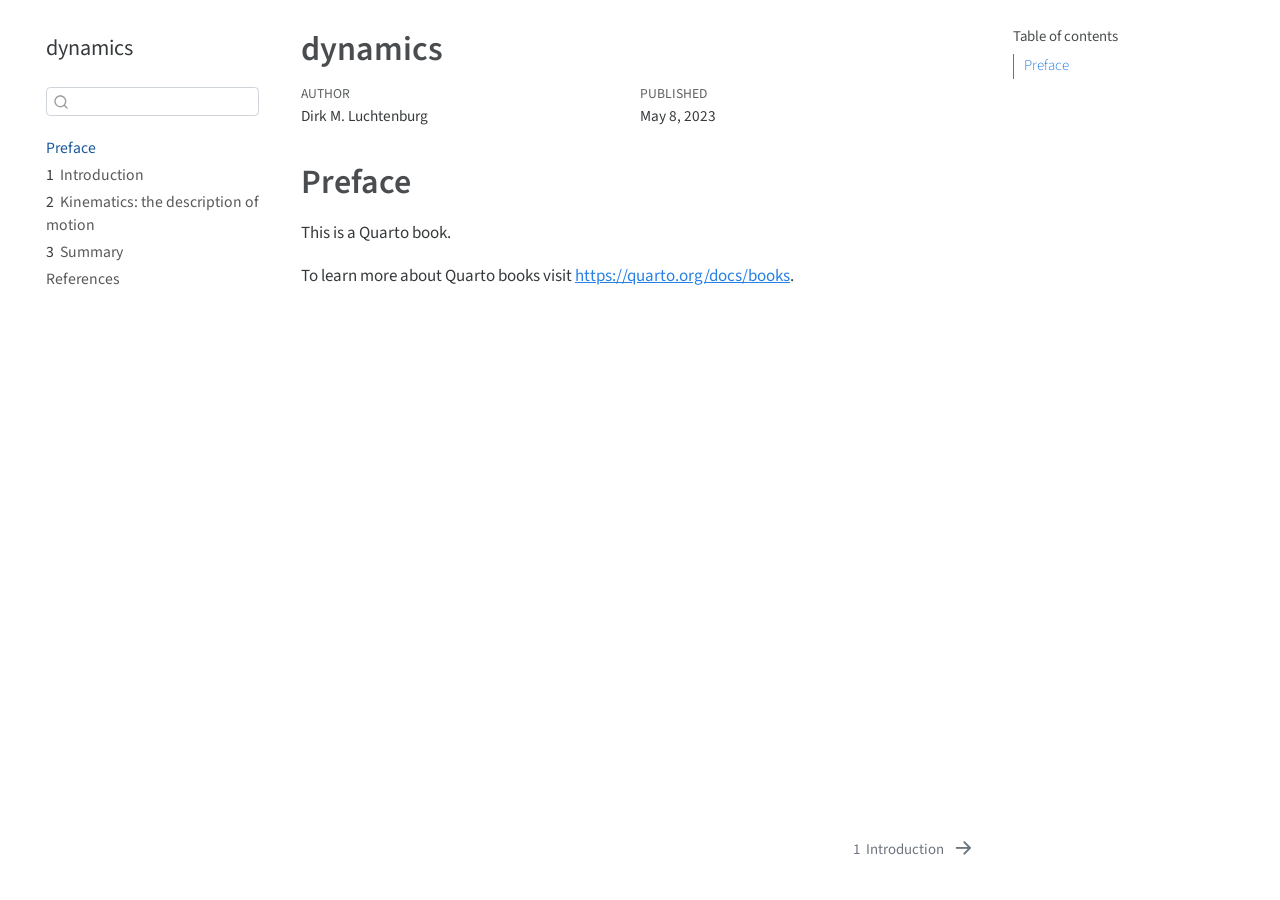
<file: advanced_dynamics_book/_book/index.html>
<!DOCTYPE html>
<html xmlns="http://www.w3.org/1999/xhtml" lang="en" xml:lang="en"><head>

<meta charset="utf-8">
<meta name="generator" content="quarto-1.3.340">

<meta name="viewport" content="width=device-width, initial-scale=1.0, user-scalable=yes">

<meta name="author" content="Dirk M. Luchtenburg">
<meta name="dcterms.date" content="2023-05-08">

<title>dynamics</title>
<style>
code{white-space: pre-wrap;}
span.smallcaps{font-variant: small-caps;}
div.columns{display: flex; gap: min(4vw, 1.5em);}
div.column{flex: auto; overflow-x: auto;}
div.hanging-indent{margin-left: 1.5em; text-indent: -1.5em;}
ul.task-list{list-style: none;}
ul.task-list li input[type="checkbox"] {
  width: 0.8em;
  margin: 0 0.8em 0.2em -1em; /* quarto-specific, see https://github.com/quarto-dev/quarto-cli/issues/4556 */ 
  vertical-align: middle;
}
</style>


<script src="site_libs/quarto-nav/quarto-nav.js"></script>
<script src="site_libs/quarto-nav/headroom.min.js"></script>
<script src="site_libs/clipboard/clipboard.min.js"></script>
<script src="site_libs/quarto-search/autocomplete.umd.js"></script>
<script src="site_libs/quarto-search/fuse.min.js"></script>
<script src="site_libs/quarto-search/quarto-search.js"></script>
<meta name="quarto:offset" content="./">
<link href="./intro.html" rel="next">
<script src="site_libs/quarto-html/quarto.js"></script>
<script src="site_libs/quarto-html/popper.min.js"></script>
<script src="site_libs/quarto-html/tippy.umd.min.js"></script>
<script src="site_libs/quarto-html/anchor.min.js"></script>
<link href="site_libs/quarto-html/tippy.css" rel="stylesheet">
<link href="site_libs/quarto-html/quarto-syntax-highlighting.css" rel="stylesheet" id="quarto-text-highlighting-styles">
<script src="site_libs/bootstrap/bootstrap.min.js"></script>
<link href="site_libs/bootstrap/bootstrap-icons.css" rel="stylesheet">
<link href="site_libs/bootstrap/bootstrap.min.css" rel="stylesheet" id="quarto-bootstrap" data-mode="light">
<script id="quarto-search-options" type="application/json">{
  "location": "sidebar",
  "copy-button": false,
  "collapse-after": 3,
  "panel-placement": "start",
  "type": "textbox",
  "limit": 20,
  "language": {
    "search-no-results-text": "No results",
    "search-matching-documents-text": "matching documents",
    "search-copy-link-title": "Copy link to search",
    "search-hide-matches-text": "Hide additional matches",
    "search-more-match-text": "more match in this document",
    "search-more-matches-text": "more matches in this document",
    "search-clear-button-title": "Clear",
    "search-detached-cancel-button-title": "Cancel",
    "search-submit-button-title": "Submit"
  }
}</script>


</head>

<body class="nav-sidebar floating">

<div id="quarto-search-results"></div>
  <header id="quarto-header" class="headroom fixed-top">
  <nav class="quarto-secondary-nav">
    <div class="container-fluid d-flex">
      <button type="button" class="quarto-btn-toggle btn" data-bs-toggle="collapse" data-bs-target="#quarto-sidebar,#quarto-sidebar-glass" aria-controls="quarto-sidebar" aria-expanded="false" aria-label="Toggle sidebar navigation" onclick="if (window.quartoToggleHeadroom) { window.quartoToggleHeadroom(); }">
        <i class="bi bi-layout-text-sidebar-reverse"></i>
      </button>
      <nav class="quarto-page-breadcrumbs" aria-label="breadcrumb"><ol class="breadcrumb"><li class="breadcrumb-item"><a href="./index.html">Preface</a></li></ol></nav>
      <a class="flex-grow-1" role="button" data-bs-toggle="collapse" data-bs-target="#quarto-sidebar,#quarto-sidebar-glass" aria-controls="quarto-sidebar" aria-expanded="false" aria-label="Toggle sidebar navigation" onclick="if (window.quartoToggleHeadroom) { window.quartoToggleHeadroom(); }">      
      </a>
      <button type="button" class="btn quarto-search-button" aria-label="Search" onclick="window.quartoOpenSearch();">
        <i class="bi bi-search"></i>
      </button>
    </div>
  </nav>
</header>
<!-- content -->
<div id="quarto-content" class="quarto-container page-columns page-rows-contents page-layout-article">
<!-- sidebar -->
  <nav id="quarto-sidebar" class="sidebar collapse collapse-horizontal sidebar-navigation floating overflow-auto">
    <div class="pt-lg-2 mt-2 text-left sidebar-header">
    <div class="sidebar-title mb-0 py-0">
      <a href="./">dynamics</a> 
    </div>
      </div>
        <div class="mt-2 flex-shrink-0 align-items-center">
        <div class="sidebar-search">
        <div id="quarto-search" class="" title="Search"></div>
        </div>
        </div>
    <div class="sidebar-menu-container"> 
    <ul class="list-unstyled mt-1">
        <li class="sidebar-item">
  <div class="sidebar-item-container"> 
  <a href="./index.html" class="sidebar-item-text sidebar-link active">
 <span class="menu-text">Preface</span></a>
  </div>
</li>
        <li class="sidebar-item">
  <div class="sidebar-item-container"> 
  <a href="./intro.html" class="sidebar-item-text sidebar-link">
 <span class="menu-text"><span class="chapter-number">1</span>&nbsp; <span class="chapter-title">Introduction</span></span></a>
  </div>
</li>
        <li class="sidebar-item">
  <div class="sidebar-item-container"> 
  <a href="./vectors.html" class="sidebar-item-text sidebar-link">
 <span class="menu-text"><span class="chapter-number">2</span>&nbsp; <span class="chapter-title">Kinematics: the description of motion</span></span></a>
  </div>
</li>
        <li class="sidebar-item">
  <div class="sidebar-item-container"> 
  <a href="./summary.html" class="sidebar-item-text sidebar-link">
 <span class="menu-text"><span class="chapter-number">3</span>&nbsp; <span class="chapter-title">Summary</span></span></a>
  </div>
</li>
        <li class="sidebar-item">
  <div class="sidebar-item-container"> 
  <a href="./references.html" class="sidebar-item-text sidebar-link">
 <span class="menu-text">References</span></a>
  </div>
</li>
    </ul>
    </div>
</nav>
<div id="quarto-sidebar-glass" data-bs-toggle="collapse" data-bs-target="#quarto-sidebar,#quarto-sidebar-glass"></div>
<!-- margin-sidebar -->
    <div id="quarto-margin-sidebar" class="sidebar margin-sidebar">
        <nav id="TOC" role="doc-toc" class="toc-active">
    <h2 id="toc-title">Table of contents</h2>
   
  <ul>
  <li><a href="#preface" id="toc-preface" class="nav-link active" data-scroll-target="#preface">Preface</a></li>
  </ul>
</nav>
    </div>
<!-- main -->
<main class="content" id="quarto-document-content">

<header id="title-block-header" class="quarto-title-block default">
<div class="quarto-title">
<h1 class="title">dynamics</h1>
</div>



<div class="quarto-title-meta">

    <div>
    <div class="quarto-title-meta-heading">Author</div>
    <div class="quarto-title-meta-contents">
             <p>Dirk M. Luchtenburg </p>
          </div>
  </div>
    
    <div>
    <div class="quarto-title-meta-heading">Published</div>
    <div class="quarto-title-meta-contents">
      <p class="date">May 8, 2023</p>
    </div>
  </div>
  
    
  </div>
  

</header>

<section id="preface" class="level1 unnumbered">
<h1 class="unnumbered">Preface</h1>
<p>This is a Quarto book.</p>
<p>To learn more about Quarto books visit <a href="https://quarto.org/docs/books" class="uri">https://quarto.org/docs/books</a>.</p>


</section>

</main> <!-- /main -->
<script id="quarto-html-after-body" type="application/javascript">
window.document.addEventListener("DOMContentLoaded", function (event) {
  const toggleBodyColorMode = (bsSheetEl) => {
    const mode = bsSheetEl.getAttribute("data-mode");
    const bodyEl = window.document.querySelector("body");
    if (mode === "dark") {
      bodyEl.classList.add("quarto-dark");
      bodyEl.classList.remove("quarto-light");
    } else {
      bodyEl.classList.add("quarto-light");
      bodyEl.classList.remove("quarto-dark");
    }
  }
  const toggleBodyColorPrimary = () => {
    const bsSheetEl = window.document.querySelector("link#quarto-bootstrap");
    if (bsSheetEl) {
      toggleBodyColorMode(bsSheetEl);
    }
  }
  toggleBodyColorPrimary();  
  const icon = "";
  const anchorJS = new window.AnchorJS();
  anchorJS.options = {
    placement: 'right',
    icon: icon
  };
  anchorJS.add('.anchored');
  const isCodeAnnotation = (el) => {
    for (const clz of el.classList) {
      if (clz.startsWith('code-annotation-')) {                     
        return true;
      }
    }
    return false;
  }
  const clipboard = new window.ClipboardJS('.code-copy-button', {
    text: function(trigger) {
      const codeEl = trigger.previousElementSibling.cloneNode(true);
      for (const childEl of codeEl.children) {
        if (isCodeAnnotation(childEl)) {
          childEl.remove();
        }
      }
      return codeEl.innerText;
    }
  });
  clipboard.on('success', function(e) {
    // button target
    const button = e.trigger;
    // don't keep focus
    button.blur();
    // flash "checked"
    button.classList.add('code-copy-button-checked');
    var currentTitle = button.getAttribute("title");
    button.setAttribute("title", "Copied!");
    let tooltip;
    if (window.bootstrap) {
      button.setAttribute("data-bs-toggle", "tooltip");
      button.setAttribute("data-bs-placement", "left");
      button.setAttribute("data-bs-title", "Copied!");
      tooltip = new bootstrap.Tooltip(button, 
        { trigger: "manual", 
          customClass: "code-copy-button-tooltip",
          offset: [0, -8]});
      tooltip.show();    
    }
    setTimeout(function() {
      if (tooltip) {
        tooltip.hide();
        button.removeAttribute("data-bs-title");
        button.removeAttribute("data-bs-toggle");
        button.removeAttribute("data-bs-placement");
      }
      button.setAttribute("title", currentTitle);
      button.classList.remove('code-copy-button-checked');
    }, 1000);
    // clear code selection
    e.clearSelection();
  });
  function tippyHover(el, contentFn) {
    const config = {
      allowHTML: true,
      content: contentFn,
      maxWidth: 500,
      delay: 100,
      arrow: false,
      appendTo: function(el) {
          return el.parentElement;
      },
      interactive: true,
      interactiveBorder: 10,
      theme: 'quarto',
      placement: 'bottom-start'
    };
    window.tippy(el, config); 
  }
  const noterefs = window.document.querySelectorAll('a[role="doc-noteref"]');
  for (var i=0; i<noterefs.length; i++) {
    const ref = noterefs[i];
    tippyHover(ref, function() {
      // use id or data attribute instead here
      let href = ref.getAttribute('data-footnote-href') || ref.getAttribute('href');
      try { href = new URL(href).hash; } catch {}
      const id = href.replace(/^#\/?/, "");
      const note = window.document.getElementById(id);
      return note.innerHTML;
    });
  }
      let selectedAnnoteEl;
      const selectorForAnnotation = ( cell, annotation) => {
        let cellAttr = 'data-code-cell="' + cell + '"';
        let lineAttr = 'data-code-annotation="' +  annotation + '"';
        const selector = 'span[' + cellAttr + '][' + lineAttr + ']';
        return selector;
      }
      const selectCodeLines = (annoteEl) => {
        const doc = window.document;
        const targetCell = annoteEl.getAttribute("data-target-cell");
        const targetAnnotation = annoteEl.getAttribute("data-target-annotation");
        const annoteSpan = window.document.querySelector(selectorForAnnotation(targetCell, targetAnnotation));
        const lines = annoteSpan.getAttribute("data-code-lines").split(",");
        const lineIds = lines.map((line) => {
          return targetCell + "-" + line;
        })
        let top = null;
        let height = null;
        let parent = null;
        if (lineIds.length > 0) {
            //compute the position of the single el (top and bottom and make a div)
            const el = window.document.getElementById(lineIds[0]);
            top = el.offsetTop;
            height = el.offsetHeight;
            parent = el.parentElement.parentElement;
          if (lineIds.length > 1) {
            const lastEl = window.document.getElementById(lineIds[lineIds.length - 1]);
            const bottom = lastEl.offsetTop + lastEl.offsetHeight;
            height = bottom - top;
          }
          if (top !== null && height !== null && parent !== null) {
            // cook up a div (if necessary) and position it 
            let div = window.document.getElementById("code-annotation-line-highlight");
            if (div === null) {
              div = window.document.createElement("div");
              div.setAttribute("id", "code-annotation-line-highlight");
              div.style.position = 'absolute';
              parent.appendChild(div);
            }
            div.style.top = top - 2 + "px";
            div.style.height = height + 4 + "px";
            let gutterDiv = window.document.getElementById("code-annotation-line-highlight-gutter");
            if (gutterDiv === null) {
              gutterDiv = window.document.createElement("div");
              gutterDiv.setAttribute("id", "code-annotation-line-highlight-gutter");
              gutterDiv.style.position = 'absolute';
              const codeCell = window.document.getElementById(targetCell);
              const gutter = codeCell.querySelector('.code-annotation-gutter');
              gutter.appendChild(gutterDiv);
            }
            gutterDiv.style.top = top - 2 + "px";
            gutterDiv.style.height = height + 4 + "px";
          }
          selectedAnnoteEl = annoteEl;
        }
      };
      const unselectCodeLines = () => {
        const elementsIds = ["code-annotation-line-highlight", "code-annotation-line-highlight-gutter"];
        elementsIds.forEach((elId) => {
          const div = window.document.getElementById(elId);
          if (div) {
            div.remove();
          }
        });
        selectedAnnoteEl = undefined;
      };
      // Attach click handler to the DT
      const annoteDls = window.document.querySelectorAll('dt[data-target-cell]');
      for (const annoteDlNode of annoteDls) {
        annoteDlNode.addEventListener('click', (event) => {
          const clickedEl = event.target;
          if (clickedEl !== selectedAnnoteEl) {
            unselectCodeLines();
            const activeEl = window.document.querySelector('dt[data-target-cell].code-annotation-active');
            if (activeEl) {
              activeEl.classList.remove('code-annotation-active');
            }
            selectCodeLines(clickedEl);
            clickedEl.classList.add('code-annotation-active');
          } else {
            // Unselect the line
            unselectCodeLines();
            clickedEl.classList.remove('code-annotation-active');
          }
        });
      }
  const findCites = (el) => {
    const parentEl = el.parentElement;
    if (parentEl) {
      const cites = parentEl.dataset.cites;
      if (cites) {
        return {
          el,
          cites: cites.split(' ')
        };
      } else {
        return findCites(el.parentElement)
      }
    } else {
      return undefined;
    }
  };
  var bibliorefs = window.document.querySelectorAll('a[role="doc-biblioref"]');
  for (var i=0; i<bibliorefs.length; i++) {
    const ref = bibliorefs[i];
    const citeInfo = findCites(ref);
    if (citeInfo) {
      tippyHover(citeInfo.el, function() {
        var popup = window.document.createElement('div');
        citeInfo.cites.forEach(function(cite) {
          var citeDiv = window.document.createElement('div');
          citeDiv.classList.add('hanging-indent');
          citeDiv.classList.add('csl-entry');
          var biblioDiv = window.document.getElementById('ref-' + cite);
          if (biblioDiv) {
            citeDiv.innerHTML = biblioDiv.innerHTML;
          }
          popup.appendChild(citeDiv);
        });
        return popup.innerHTML;
      });
    }
  }
});
</script>
<nav class="page-navigation">
  <div class="nav-page nav-page-previous">
  </div>
  <div class="nav-page nav-page-next">
      <a href="./intro.html" class="pagination-link">
        <span class="nav-page-text"><span class="chapter-number">1</span>&nbsp; <span class="chapter-title">Introduction</span></span> <i class="bi bi-arrow-right-short"></i>
      </a>
  </div>
</nav>
</div> <!-- /content -->



</body></html>
</file>
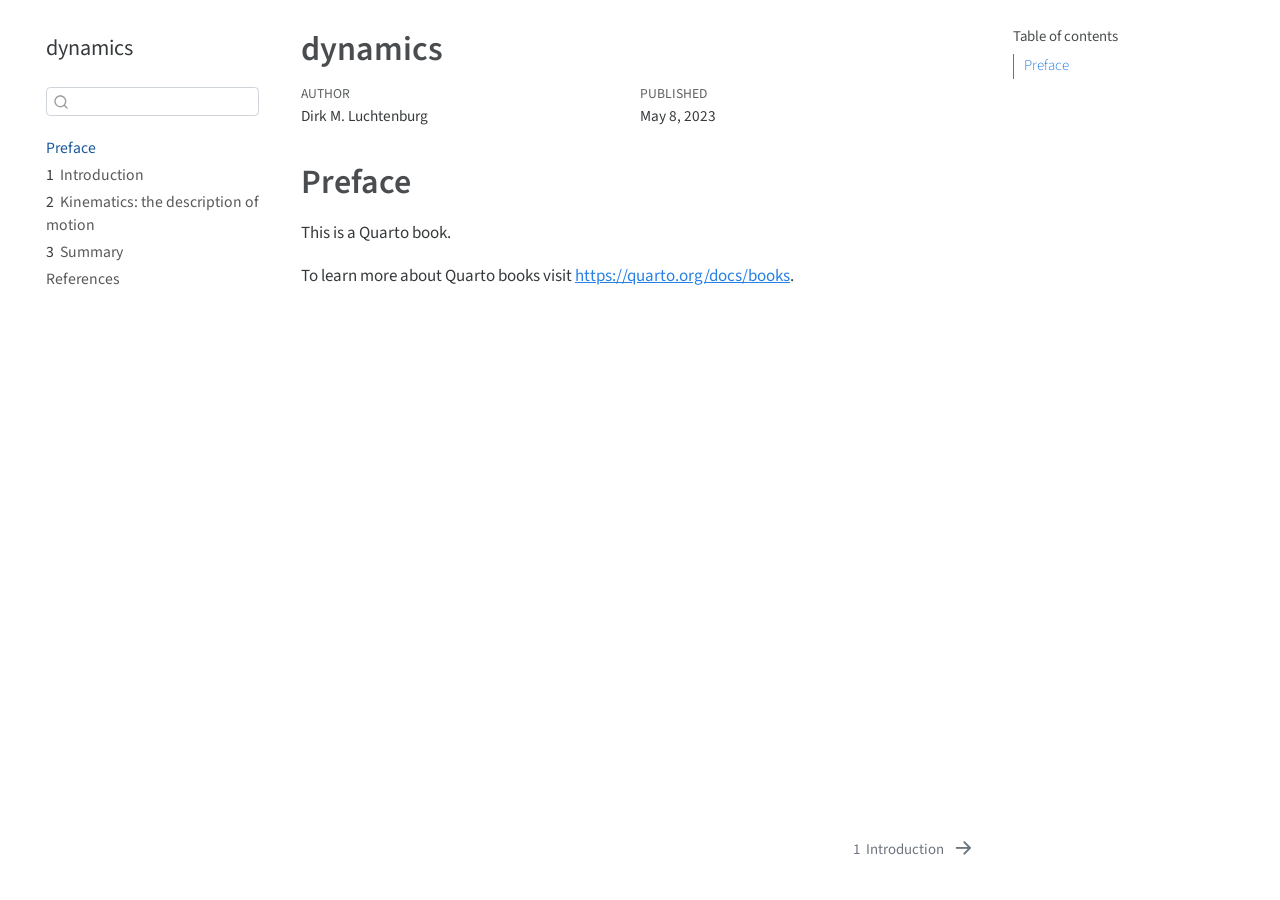
<file: advanced_dynamics_book/docs/index.html>
<!DOCTYPE html>
<html xmlns="http://www.w3.org/1999/xhtml" lang="en" xml:lang="en"><head>

<meta charset="utf-8">
<meta name="generator" content="quarto-1.3.361">

<meta name="viewport" content="width=device-width, initial-scale=1.0, user-scalable=yes">

<meta name="author" content="Dirk M. Luchtenburg">
<meta name="dcterms.date" content="2023-05-08">

<title>dynamics</title>
<style>
code{white-space: pre-wrap;}
span.smallcaps{font-variant: small-caps;}
div.columns{display: flex; gap: min(4vw, 1.5em);}
div.column{flex: auto; overflow-x: auto;}
div.hanging-indent{margin-left: 1.5em; text-indent: -1.5em;}
ul.task-list{list-style: none;}
ul.task-list li input[type="checkbox"] {
  width: 0.8em;
  margin: 0 0.8em 0.2em -1em; /* quarto-specific, see https://github.com/quarto-dev/quarto-cli/issues/4556 */ 
  vertical-align: middle;
}
</style>


<script src="site_libs/quarto-nav/quarto-nav.js"></script>
<script src="site_libs/quarto-nav/headroom.min.js"></script>
<script src="site_libs/clipboard/clipboard.min.js"></script>
<script src="site_libs/quarto-search/autocomplete.umd.js"></script>
<script src="site_libs/quarto-search/fuse.min.js"></script>
<script src="site_libs/quarto-search/quarto-search.js"></script>
<meta name="quarto:offset" content="./">
<link href="./intro.html" rel="next">
<script src="site_libs/quarto-html/quarto.js"></script>
<script src="site_libs/quarto-html/popper.min.js"></script>
<script src="site_libs/quarto-html/tippy.umd.min.js"></script>
<script src="site_libs/quarto-html/anchor.min.js"></script>
<link href="site_libs/quarto-html/tippy.css" rel="stylesheet">
<link href="site_libs/quarto-html/quarto-syntax-highlighting.css" rel="stylesheet" id="quarto-text-highlighting-styles">
<script src="site_libs/bootstrap/bootstrap.min.js"></script>
<link href="site_libs/bootstrap/bootstrap-icons.css" rel="stylesheet">
<link href="site_libs/bootstrap/bootstrap.min.css" rel="stylesheet" id="quarto-bootstrap" data-mode="light">
<script id="quarto-search-options" type="application/json">{
  "location": "sidebar",
  "copy-button": false,
  "collapse-after": 3,
  "panel-placement": "start",
  "type": "textbox",
  "limit": 20,
  "language": {
    "search-no-results-text": "No results",
    "search-matching-documents-text": "matching documents",
    "search-copy-link-title": "Copy link to search",
    "search-hide-matches-text": "Hide additional matches",
    "search-more-match-text": "more match in this document",
    "search-more-matches-text": "more matches in this document",
    "search-clear-button-title": "Clear",
    "search-detached-cancel-button-title": "Cancel",
    "search-submit-button-title": "Submit",
    "search-label": "Search"
  }
}</script>


</head>

<body class="nav-sidebar floating">

<div id="quarto-search-results"></div>
  <header id="quarto-header" class="headroom fixed-top">
  <nav class="quarto-secondary-nav">
    <div class="container-fluid d-flex">
      <button type="button" class="quarto-btn-toggle btn" data-bs-toggle="collapse" data-bs-target="#quarto-sidebar,#quarto-sidebar-glass" aria-controls="quarto-sidebar" aria-expanded="false" aria-label="Toggle sidebar navigation" onclick="if (window.quartoToggleHeadroom) { window.quartoToggleHeadroom(); }">
        <i class="bi bi-layout-text-sidebar-reverse"></i>
      </button>
      <nav class="quarto-page-breadcrumbs" aria-label="breadcrumb"><ol class="breadcrumb"><li class="breadcrumb-item"><a href="./index.html">Preface</a></li></ol></nav>
      <a class="flex-grow-1" role="button" data-bs-toggle="collapse" data-bs-target="#quarto-sidebar,#quarto-sidebar-glass" aria-controls="quarto-sidebar" aria-expanded="false" aria-label="Toggle sidebar navigation" onclick="if (window.quartoToggleHeadroom) { window.quartoToggleHeadroom(); }">      
      </a>
      <button type="button" class="btn quarto-search-button" aria-label="" onclick="window.quartoOpenSearch();">
        <i class="bi bi-search"></i>
      </button>
    </div>
  </nav>
</header>
<!-- content -->
<div id="quarto-content" class="quarto-container page-columns page-rows-contents page-layout-article">
<!-- sidebar -->
  <nav id="quarto-sidebar" class="sidebar collapse collapse-horizontal sidebar-navigation floating overflow-auto">
    <div class="pt-lg-2 mt-2 text-left sidebar-header">
    <div class="sidebar-title mb-0 py-0">
      <a href="./">dynamics</a> 
    </div>
      </div>
        <div class="mt-2 flex-shrink-0 align-items-center">
        <div class="sidebar-search">
        <div id="quarto-search" class="" title="Search"></div>
        </div>
        </div>
    <div class="sidebar-menu-container"> 
    <ul class="list-unstyled mt-1">
        <li class="sidebar-item">
  <div class="sidebar-item-container"> 
  <a href="./index.html" class="sidebar-item-text sidebar-link active">
 <span class="menu-text">Preface</span></a>
  </div>
</li>
        <li class="sidebar-item">
  <div class="sidebar-item-container"> 
  <a href="./intro.html" class="sidebar-item-text sidebar-link">
 <span class="menu-text"><span class="chapter-number">1</span>&nbsp; <span class="chapter-title">Introduction</span></span></a>
  </div>
</li>
        <li class="sidebar-item">
  <div class="sidebar-item-container"> 
  <a href="./vectors.html" class="sidebar-item-text sidebar-link">
 <span class="menu-text"><span class="chapter-number">2</span>&nbsp; <span class="chapter-title">Kinematics: the description of motion</span></span></a>
  </div>
</li>
        <li class="sidebar-item">
  <div class="sidebar-item-container"> 
  <a href="./summary.html" class="sidebar-item-text sidebar-link">
 <span class="menu-text"><span class="chapter-number">3</span>&nbsp; <span class="chapter-title">Summary</span></span></a>
  </div>
</li>
        <li class="sidebar-item">
  <div class="sidebar-item-container"> 
  <a href="./references.html" class="sidebar-item-text sidebar-link">
 <span class="menu-text">References</span></a>
  </div>
</li>
    </ul>
    </div>
</nav>
<div id="quarto-sidebar-glass" data-bs-toggle="collapse" data-bs-target="#quarto-sidebar,#quarto-sidebar-glass"></div>
<!-- margin-sidebar -->
    <div id="quarto-margin-sidebar" class="sidebar margin-sidebar">
        <nav id="TOC" role="doc-toc" class="toc-active">
    <h2 id="toc-title">Table of contents</h2>
   
  <ul>
  <li><a href="#preface" id="toc-preface" class="nav-link active" data-scroll-target="#preface">Preface</a></li>
  </ul>
</nav>
    </div>
<!-- main -->
<main class="content" id="quarto-document-content">

<header id="title-block-header" class="quarto-title-block default">
<div class="quarto-title">
<h1 class="title">dynamics</h1>
</div>



<div class="quarto-title-meta">

    <div>
    <div class="quarto-title-meta-heading">Author</div>
    <div class="quarto-title-meta-contents">
             <p>Dirk M. Luchtenburg </p>
          </div>
  </div>
    
    <div>
    <div class="quarto-title-meta-heading">Published</div>
    <div class="quarto-title-meta-contents">
      <p class="date">May 8, 2023</p>
    </div>
  </div>
  
    
  </div>
  

</header>

<section id="preface" class="level1 unnumbered">
<h1 class="unnumbered">Preface</h1>
<p>This is a Quarto book.</p>
<p>To learn more about Quarto books visit <a href="https://quarto.org/docs/books" class="uri">https://quarto.org/docs/books</a>.</p>


</section>

</main> <!-- /main -->
<script id="quarto-html-after-body" type="application/javascript">
window.document.addEventListener("DOMContentLoaded", function (event) {
  const toggleBodyColorMode = (bsSheetEl) => {
    const mode = bsSheetEl.getAttribute("data-mode");
    const bodyEl = window.document.querySelector("body");
    if (mode === "dark") {
      bodyEl.classList.add("quarto-dark");
      bodyEl.classList.remove("quarto-light");
    } else {
      bodyEl.classList.add("quarto-light");
      bodyEl.classList.remove("quarto-dark");
    }
  }
  const toggleBodyColorPrimary = () => {
    const bsSheetEl = window.document.querySelector("link#quarto-bootstrap");
    if (bsSheetEl) {
      toggleBodyColorMode(bsSheetEl);
    }
  }
  toggleBodyColorPrimary();  
  const icon = "";
  const anchorJS = new window.AnchorJS();
  anchorJS.options = {
    placement: 'right',
    icon: icon
  };
  anchorJS.add('.anchored');
  const isCodeAnnotation = (el) => {
    for (const clz of el.classList) {
      if (clz.startsWith('code-annotation-')) {                     
        return true;
      }
    }
    return false;
  }
  const clipboard = new window.ClipboardJS('.code-copy-button', {
    text: function(trigger) {
      const codeEl = trigger.previousElementSibling.cloneNode(true);
      for (const childEl of codeEl.children) {
        if (isCodeAnnotation(childEl)) {
          childEl.remove();
        }
      }
      return codeEl.innerText;
    }
  });
  clipboard.on('success', function(e) {
    // button target
    const button = e.trigger;
    // don't keep focus
    button.blur();
    // flash "checked"
    button.classList.add('code-copy-button-checked');
    var currentTitle = button.getAttribute("title");
    button.setAttribute("title", "Copied!");
    let tooltip;
    if (window.bootstrap) {
      button.setAttribute("data-bs-toggle", "tooltip");
      button.setAttribute("data-bs-placement", "left");
      button.setAttribute("data-bs-title", "Copied!");
      tooltip = new bootstrap.Tooltip(button, 
        { trigger: "manual", 
          customClass: "code-copy-button-tooltip",
          offset: [0, -8]});
      tooltip.show();    
    }
    setTimeout(function() {
      if (tooltip) {
        tooltip.hide();
        button.removeAttribute("data-bs-title");
        button.removeAttribute("data-bs-toggle");
        button.removeAttribute("data-bs-placement");
      }
      button.setAttribute("title", currentTitle);
      button.classList.remove('code-copy-button-checked');
    }, 1000);
    // clear code selection
    e.clearSelection();
  });
  function tippyHover(el, contentFn) {
    const config = {
      allowHTML: true,
      content: contentFn,
      maxWidth: 500,
      delay: 100,
      arrow: false,
      appendTo: function(el) {
          return el.parentElement;
      },
      interactive: true,
      interactiveBorder: 10,
      theme: 'quarto',
      placement: 'bottom-start'
    };
    window.tippy(el, config); 
  }
  const noterefs = window.document.querySelectorAll('a[role="doc-noteref"]');
  for (var i=0; i<noterefs.length; i++) {
    const ref = noterefs[i];
    tippyHover(ref, function() {
      // use id or data attribute instead here
      let href = ref.getAttribute('data-footnote-href') || ref.getAttribute('href');
      try { href = new URL(href).hash; } catch {}
      const id = href.replace(/^#\/?/, "");
      const note = window.document.getElementById(id);
      return note.innerHTML;
    });
  }
      let selectedAnnoteEl;
      const selectorForAnnotation = ( cell, annotation) => {
        let cellAttr = 'data-code-cell="' + cell + '"';
        let lineAttr = 'data-code-annotation="' +  annotation + '"';
        const selector = 'span[' + cellAttr + '][' + lineAttr + ']';
        return selector;
      }
      const selectCodeLines = (annoteEl) => {
        const doc = window.document;
        const targetCell = annoteEl.getAttribute("data-target-cell");
        const targetAnnotation = annoteEl.getAttribute("data-target-annotation");
        const annoteSpan = window.document.querySelector(selectorForAnnotation(targetCell, targetAnnotation));
        const lines = annoteSpan.getAttribute("data-code-lines").split(",");
        const lineIds = lines.map((line) => {
          return targetCell + "-" + line;
        })
        let top = null;
        let height = null;
        let parent = null;
        if (lineIds.length > 0) {
            //compute the position of the single el (top and bottom and make a div)
            const el = window.document.getElementById(lineIds[0]);
            top = el.offsetTop;
            height = el.offsetHeight;
            parent = el.parentElement.parentElement;
          if (lineIds.length > 1) {
            const lastEl = window.document.getElementById(lineIds[lineIds.length - 1]);
            const bottom = lastEl.offsetTop + lastEl.offsetHeight;
            height = bottom - top;
          }
          if (top !== null && height !== null && parent !== null) {
            // cook up a div (if necessary) and position it 
            let div = window.document.getElementById("code-annotation-line-highlight");
            if (div === null) {
              div = window.document.createElement("div");
              div.setAttribute("id", "code-annotation-line-highlight");
              div.style.position = 'absolute';
              parent.appendChild(div);
            }
            div.style.top = top - 2 + "px";
            div.style.height = height + 4 + "px";
            let gutterDiv = window.document.getElementById("code-annotation-line-highlight-gutter");
            if (gutterDiv === null) {
              gutterDiv = window.document.createElement("div");
              gutterDiv.setAttribute("id", "code-annotation-line-highlight-gutter");
              gutterDiv.style.position = 'absolute';
              const codeCell = window.document.getElementById(targetCell);
              const gutter = codeCell.querySelector('.code-annotation-gutter');
              gutter.appendChild(gutterDiv);
            }
            gutterDiv.style.top = top - 2 + "px";
            gutterDiv.style.height = height + 4 + "px";
          }
          selectedAnnoteEl = annoteEl;
        }
      };
      const unselectCodeLines = () => {
        const elementsIds = ["code-annotation-line-highlight", "code-annotation-line-highlight-gutter"];
        elementsIds.forEach((elId) => {
          const div = window.document.getElementById(elId);
          if (div) {
            div.remove();
          }
        });
        selectedAnnoteEl = undefined;
      };
      // Attach click handler to the DT
      const annoteDls = window.document.querySelectorAll('dt[data-target-cell]');
      for (const annoteDlNode of annoteDls) {
        annoteDlNode.addEventListener('click', (event) => {
          const clickedEl = event.target;
          if (clickedEl !== selectedAnnoteEl) {
            unselectCodeLines();
            const activeEl = window.document.querySelector('dt[data-target-cell].code-annotation-active');
            if (activeEl) {
              activeEl.classList.remove('code-annotation-active');
            }
            selectCodeLines(clickedEl);
            clickedEl.classList.add('code-annotation-active');
          } else {
            // Unselect the line
            unselectCodeLines();
            clickedEl.classList.remove('code-annotation-active');
          }
        });
      }
  const findCites = (el) => {
    const parentEl = el.parentElement;
    if (parentEl) {
      const cites = parentEl.dataset.cites;
      if (cites) {
        return {
          el,
          cites: cites.split(' ')
        };
      } else {
        return findCites(el.parentElement)
      }
    } else {
      return undefined;
    }
  };
  var bibliorefs = window.document.querySelectorAll('a[role="doc-biblioref"]');
  for (var i=0; i<bibliorefs.length; i++) {
    const ref = bibliorefs[i];
    const citeInfo = findCites(ref);
    if (citeInfo) {
      tippyHover(citeInfo.el, function() {
        var popup = window.document.createElement('div');
        citeInfo.cites.forEach(function(cite) {
          var citeDiv = window.document.createElement('div');
          citeDiv.classList.add('hanging-indent');
          citeDiv.classList.add('csl-entry');
          var biblioDiv = window.document.getElementById('ref-' + cite);
          if (biblioDiv) {
            citeDiv.innerHTML = biblioDiv.innerHTML;
          }
          popup.appendChild(citeDiv);
        });
        return popup.innerHTML;
      });
    }
  }
});
</script>
<nav class="page-navigation">
  <div class="nav-page nav-page-previous">
  </div>
  <div class="nav-page nav-page-next">
      <a href="./intro.html" class="pagination-link">
        <span class="nav-page-text"><span class="chapter-number">1</span>&nbsp; <span class="chapter-title">Introduction</span></span> <i class="bi bi-arrow-right-short"></i>
      </a>
  </div>
</nav>
</div> <!-- /content -->



</body></html>
</file>
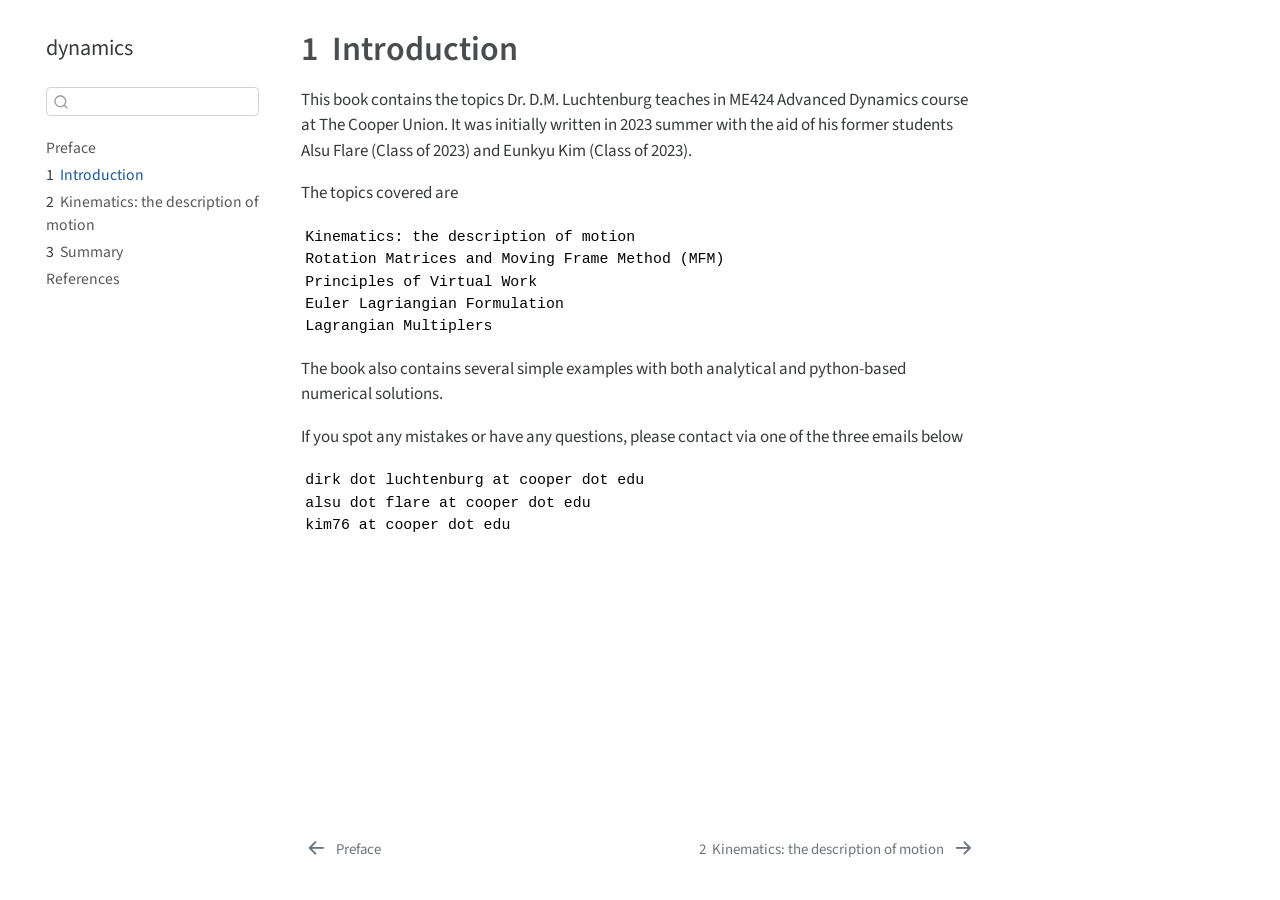
<file: advanced_dynamics_book/_book/intro.html>
<!DOCTYPE html>
<html xmlns="http://www.w3.org/1999/xhtml" lang="en" xml:lang="en"><head>

<meta charset="utf-8">
<meta name="generator" content="quarto-1.3.361">

<meta name="viewport" content="width=device-width, initial-scale=1.0, user-scalable=yes">


<title>dynamics - 1&nbsp; Introduction</title>
<style>
code{white-space: pre-wrap;}
span.smallcaps{font-variant: small-caps;}
div.columns{display: flex; gap: min(4vw, 1.5em);}
div.column{flex: auto; overflow-x: auto;}
div.hanging-indent{margin-left: 1.5em; text-indent: -1.5em;}
ul.task-list{list-style: none;}
ul.task-list li input[type="checkbox"] {
  width: 0.8em;
  margin: 0 0.8em 0.2em -1em; /* quarto-specific, see https://github.com/quarto-dev/quarto-cli/issues/4556 */ 
  vertical-align: middle;
}
</style>


<script src="site_libs/quarto-nav/quarto-nav.js"></script>
<script src="site_libs/quarto-nav/headroom.min.js"></script>
<script src="site_libs/clipboard/clipboard.min.js"></script>
<script src="site_libs/quarto-search/autocomplete.umd.js"></script>
<script src="site_libs/quarto-search/fuse.min.js"></script>
<script src="site_libs/quarto-search/quarto-search.js"></script>
<meta name="quarto:offset" content="./">
<link href="./vectors.html" rel="next">
<link href="./index.html" rel="prev">
<script src="site_libs/quarto-html/quarto.js"></script>
<script src="site_libs/quarto-html/popper.min.js"></script>
<script src="site_libs/quarto-html/tippy.umd.min.js"></script>
<script src="site_libs/quarto-html/anchor.min.js"></script>
<link href="site_libs/quarto-html/tippy.css" rel="stylesheet">
<link href="site_libs/quarto-html/quarto-syntax-highlighting.css" rel="stylesheet" id="quarto-text-highlighting-styles">
<script src="site_libs/bootstrap/bootstrap.min.js"></script>
<link href="site_libs/bootstrap/bootstrap-icons.css" rel="stylesheet">
<link href="site_libs/bootstrap/bootstrap.min.css" rel="stylesheet" id="quarto-bootstrap" data-mode="light">
<script id="quarto-search-options" type="application/json">{
  "location": "sidebar",
  "copy-button": false,
  "collapse-after": 3,
  "panel-placement": "start",
  "type": "textbox",
  "limit": 20,
  "language": {
    "search-no-results-text": "No results",
    "search-matching-documents-text": "matching documents",
    "search-copy-link-title": "Copy link to search",
    "search-hide-matches-text": "Hide additional matches",
    "search-more-match-text": "more match in this document",
    "search-more-matches-text": "more matches in this document",
    "search-clear-button-title": "Clear",
    "search-detached-cancel-button-title": "Cancel",
    "search-submit-button-title": "Submit",
    "search-label": "Search"
  }
}</script>


</head>

<body class="nav-sidebar floating">

<div id="quarto-search-results"></div>
  <header id="quarto-header" class="headroom fixed-top">
  <nav class="quarto-secondary-nav">
    <div class="container-fluid d-flex">
      <button type="button" class="quarto-btn-toggle btn" data-bs-toggle="collapse" data-bs-target="#quarto-sidebar,#quarto-sidebar-glass" aria-controls="quarto-sidebar" aria-expanded="false" aria-label="Toggle sidebar navigation" onclick="if (window.quartoToggleHeadroom) { window.quartoToggleHeadroom(); }">
        <i class="bi bi-layout-text-sidebar-reverse"></i>
      </button>
      <nav class="quarto-page-breadcrumbs" aria-label="breadcrumb"><ol class="breadcrumb"><li class="breadcrumb-item"><a href="./intro.html"><span class="chapter-number">1</span>&nbsp; <span class="chapter-title">Introduction</span></a></li></ol></nav>
      <a class="flex-grow-1" role="button" data-bs-toggle="collapse" data-bs-target="#quarto-sidebar,#quarto-sidebar-glass" aria-controls="quarto-sidebar" aria-expanded="false" aria-label="Toggle sidebar navigation" onclick="if (window.quartoToggleHeadroom) { window.quartoToggleHeadroom(); }">      
      </a>
      <button type="button" class="btn quarto-search-button" aria-label="" onclick="window.quartoOpenSearch();">
        <i class="bi bi-search"></i>
      </button>
    </div>
  </nav>
</header>
<!-- content -->
<div id="quarto-content" class="quarto-container page-columns page-rows-contents page-layout-article">
<!-- sidebar -->
  <nav id="quarto-sidebar" class="sidebar collapse collapse-horizontal sidebar-navigation floating overflow-auto">
    <div class="pt-lg-2 mt-2 text-left sidebar-header">
    <div class="sidebar-title mb-0 py-0">
      <a href="./">dynamics</a> 
    </div>
      </div>
        <div class="mt-2 flex-shrink-0 align-items-center">
        <div class="sidebar-search">
        <div id="quarto-search" class="" title="Search"></div>
        </div>
        </div>
    <div class="sidebar-menu-container"> 
    <ul class="list-unstyled mt-1">
        <li class="sidebar-item">
  <div class="sidebar-item-container"> 
  <a href="./index.html" class="sidebar-item-text sidebar-link">
 <span class="menu-text">Preface</span></a>
  </div>
</li>
        <li class="sidebar-item">
  <div class="sidebar-item-container"> 
  <a href="./intro.html" class="sidebar-item-text sidebar-link active">
 <span class="menu-text"><span class="chapter-number">1</span>&nbsp; <span class="chapter-title">Introduction</span></span></a>
  </div>
</li>
        <li class="sidebar-item">
  <div class="sidebar-item-container"> 
  <a href="./vectors.html" class="sidebar-item-text sidebar-link">
 <span class="menu-text"><span class="chapter-number">2</span>&nbsp; <span class="chapter-title">Kinematics: the description of motion</span></span></a>
  </div>
</li>
        <li class="sidebar-item">
  <div class="sidebar-item-container"> 
  <a href="./summary.html" class="sidebar-item-text sidebar-link">
 <span class="menu-text"><span class="chapter-number">3</span>&nbsp; <span class="chapter-title">Summary</span></span></a>
  </div>
</li>
        <li class="sidebar-item">
  <div class="sidebar-item-container"> 
  <a href="./references.html" class="sidebar-item-text sidebar-link">
 <span class="menu-text">References</span></a>
  </div>
</li>
    </ul>
    </div>
</nav>
<div id="quarto-sidebar-glass" data-bs-toggle="collapse" data-bs-target="#quarto-sidebar,#quarto-sidebar-glass"></div>
<!-- margin-sidebar -->
    <div id="quarto-margin-sidebar" class="sidebar margin-sidebar">
        
    </div>
<!-- main -->
<main class="content" id="quarto-document-content">

<header id="title-block-header" class="quarto-title-block default">
<div class="quarto-title">
<h1 class="title"><span class="chapter-number">1</span>&nbsp; <span class="chapter-title">Introduction</span></h1>
</div>



<div class="quarto-title-meta">

    
  
    
  </div>
  

</header>

<p>This book contains the topics Dr.&nbsp;D.M. Luchtenburg teaches in ME424 Advanced Dynamics course at The Cooper Union. It was initially written in 2023 summer with the aid of his former students Alsu Flare (Class of 2023) and Eunkyu Kim (Class of 2023).</p>
<p>The topics covered are</p>
<pre class="{latex}"><code>Kinematics: the description of motion
Rotation Matrices and Moving Frame Method (MFM)
Principles of Virtual Work
Euler Lagriangian Formulation
Lagrangian Multiplers</code></pre>
<p>The book also contains several simple examples with both analytical and python-based numerical solutions.</p>
<p>If you spot any mistakes or have any questions, please contact via one of the three emails below</p>
<pre class="{latex}"><code>dirk dot luchtenburg at cooper dot edu
alsu dot flare at cooper dot edu
kim76 at cooper dot edu</code></pre>



</main> <!-- /main -->
<script id="quarto-html-after-body" type="application/javascript">
window.document.addEventListener("DOMContentLoaded", function (event) {
  const toggleBodyColorMode = (bsSheetEl) => {
    const mode = bsSheetEl.getAttribute("data-mode");
    const bodyEl = window.document.querySelector("body");
    if (mode === "dark") {
      bodyEl.classList.add("quarto-dark");
      bodyEl.classList.remove("quarto-light");
    } else {
      bodyEl.classList.add("quarto-light");
      bodyEl.classList.remove("quarto-dark");
    }
  }
  const toggleBodyColorPrimary = () => {
    const bsSheetEl = window.document.querySelector("link#quarto-bootstrap");
    if (bsSheetEl) {
      toggleBodyColorMode(bsSheetEl);
    }
  }
  toggleBodyColorPrimary();  
  const icon = "";
  const anchorJS = new window.AnchorJS();
  anchorJS.options = {
    placement: 'right',
    icon: icon
  };
  anchorJS.add('.anchored');
  const isCodeAnnotation = (el) => {
    for (const clz of el.classList) {
      if (clz.startsWith('code-annotation-')) {                     
        return true;
      }
    }
    return false;
  }
  const clipboard = new window.ClipboardJS('.code-copy-button', {
    text: function(trigger) {
      const codeEl = trigger.previousElementSibling.cloneNode(true);
      for (const childEl of codeEl.children) {
        if (isCodeAnnotation(childEl)) {
          childEl.remove();
        }
      }
      return codeEl.innerText;
    }
  });
  clipboard.on('success', function(e) {
    // button target
    const button = e.trigger;
    // don't keep focus
    button.blur();
    // flash "checked"
    button.classList.add('code-copy-button-checked');
    var currentTitle = button.getAttribute("title");
    button.setAttribute("title", "Copied!");
    let tooltip;
    if (window.bootstrap) {
      button.setAttribute("data-bs-toggle", "tooltip");
      button.setAttribute("data-bs-placement", "left");
      button.setAttribute("data-bs-title", "Copied!");
      tooltip = new bootstrap.Tooltip(button, 
        { trigger: "manual", 
          customClass: "code-copy-button-tooltip",
          offset: [0, -8]});
      tooltip.show();    
    }
    setTimeout(function() {
      if (tooltip) {
        tooltip.hide();
        button.removeAttribute("data-bs-title");
        button.removeAttribute("data-bs-toggle");
        button.removeAttribute("data-bs-placement");
      }
      button.setAttribute("title", currentTitle);
      button.classList.remove('code-copy-button-checked');
    }, 1000);
    // clear code selection
    e.clearSelection();
  });
  function tippyHover(el, contentFn) {
    const config = {
      allowHTML: true,
      content: contentFn,
      maxWidth: 500,
      delay: 100,
      arrow: false,
      appendTo: function(el) {
          return el.parentElement;
      },
      interactive: true,
      interactiveBorder: 10,
      theme: 'quarto',
      placement: 'bottom-start'
    };
    window.tippy(el, config); 
  }
  const noterefs = window.document.querySelectorAll('a[role="doc-noteref"]');
  for (var i=0; i<noterefs.length; i++) {
    const ref = noterefs[i];
    tippyHover(ref, function() {
      // use id or data attribute instead here
      let href = ref.getAttribute('data-footnote-href') || ref.getAttribute('href');
      try { href = new URL(href).hash; } catch {}
      const id = href.replace(/^#\/?/, "");
      const note = window.document.getElementById(id);
      return note.innerHTML;
    });
  }
      let selectedAnnoteEl;
      const selectorForAnnotation = ( cell, annotation) => {
        let cellAttr = 'data-code-cell="' + cell + '"';
        let lineAttr = 'data-code-annotation="' +  annotation + '"';
        const selector = 'span[' + cellAttr + '][' + lineAttr + ']';
        return selector;
      }
      const selectCodeLines = (annoteEl) => {
        const doc = window.document;
        const targetCell = annoteEl.getAttribute("data-target-cell");
        const targetAnnotation = annoteEl.getAttribute("data-target-annotation");
        const annoteSpan = window.document.querySelector(selectorForAnnotation(targetCell, targetAnnotation));
        const lines = annoteSpan.getAttribute("data-code-lines").split(",");
        const lineIds = lines.map((line) => {
          return targetCell + "-" + line;
        })
        let top = null;
        let height = null;
        let parent = null;
        if (lineIds.length > 0) {
            //compute the position of the single el (top and bottom and make a div)
            const el = window.document.getElementById(lineIds[0]);
            top = el.offsetTop;
            height = el.offsetHeight;
            parent = el.parentElement.parentElement;
          if (lineIds.length > 1) {
            const lastEl = window.document.getElementById(lineIds[lineIds.length - 1]);
            const bottom = lastEl.offsetTop + lastEl.offsetHeight;
            height = bottom - top;
          }
          if (top !== null && height !== null && parent !== null) {
            // cook up a div (if necessary) and position it 
            let div = window.document.getElementById("code-annotation-line-highlight");
            if (div === null) {
              div = window.document.createElement("div");
              div.setAttribute("id", "code-annotation-line-highlight");
              div.style.position = 'absolute';
              parent.appendChild(div);
            }
            div.style.top = top - 2 + "px";
            div.style.height = height + 4 + "px";
            let gutterDiv = window.document.getElementById("code-annotation-line-highlight-gutter");
            if (gutterDiv === null) {
              gutterDiv = window.document.createElement("div");
              gutterDiv.setAttribute("id", "code-annotation-line-highlight-gutter");
              gutterDiv.style.position = 'absolute';
              const codeCell = window.document.getElementById(targetCell);
              const gutter = codeCell.querySelector('.code-annotation-gutter');
              gutter.appendChild(gutterDiv);
            }
            gutterDiv.style.top = top - 2 + "px";
            gutterDiv.style.height = height + 4 + "px";
          }
          selectedAnnoteEl = annoteEl;
        }
      };
      const unselectCodeLines = () => {
        const elementsIds = ["code-annotation-line-highlight", "code-annotation-line-highlight-gutter"];
        elementsIds.forEach((elId) => {
          const div = window.document.getElementById(elId);
          if (div) {
            div.remove();
          }
        });
        selectedAnnoteEl = undefined;
      };
      // Attach click handler to the DT
      const annoteDls = window.document.querySelectorAll('dt[data-target-cell]');
      for (const annoteDlNode of annoteDls) {
        annoteDlNode.addEventListener('click', (event) => {
          const clickedEl = event.target;
          if (clickedEl !== selectedAnnoteEl) {
            unselectCodeLines();
            const activeEl = window.document.querySelector('dt[data-target-cell].code-annotation-active');
            if (activeEl) {
              activeEl.classList.remove('code-annotation-active');
            }
            selectCodeLines(clickedEl);
            clickedEl.classList.add('code-annotation-active');
          } else {
            // Unselect the line
            unselectCodeLines();
            clickedEl.classList.remove('code-annotation-active');
          }
        });
      }
  const findCites = (el) => {
    const parentEl = el.parentElement;
    if (parentEl) {
      const cites = parentEl.dataset.cites;
      if (cites) {
        return {
          el,
          cites: cites.split(' ')
        };
      } else {
        return findCites(el.parentElement)
      }
    } else {
      return undefined;
    }
  };
  var bibliorefs = window.document.querySelectorAll('a[role="doc-biblioref"]');
  for (var i=0; i<bibliorefs.length; i++) {
    const ref = bibliorefs[i];
    const citeInfo = findCites(ref);
    if (citeInfo) {
      tippyHover(citeInfo.el, function() {
        var popup = window.document.createElement('div');
        citeInfo.cites.forEach(function(cite) {
          var citeDiv = window.document.createElement('div');
          citeDiv.classList.add('hanging-indent');
          citeDiv.classList.add('csl-entry');
          var biblioDiv = window.document.getElementById('ref-' + cite);
          if (biblioDiv) {
            citeDiv.innerHTML = biblioDiv.innerHTML;
          }
          popup.appendChild(citeDiv);
        });
        return popup.innerHTML;
      });
    }
  }
});
</script>
<nav class="page-navigation">
  <div class="nav-page nav-page-previous">
      <a href="./index.html" class="pagination-link">
        <i class="bi bi-arrow-left-short"></i> <span class="nav-page-text">Preface</span>
      </a>          
  </div>
  <div class="nav-page nav-page-next">
      <a href="./vectors.html" class="pagination-link">
        <span class="nav-page-text"><span class="chapter-number">2</span>&nbsp; <span class="chapter-title">Kinematics: the description of motion</span></span> <i class="bi bi-arrow-right-short"></i>
      </a>
  </div>
</nav>
</div> <!-- /content -->



</body></html>
</file>
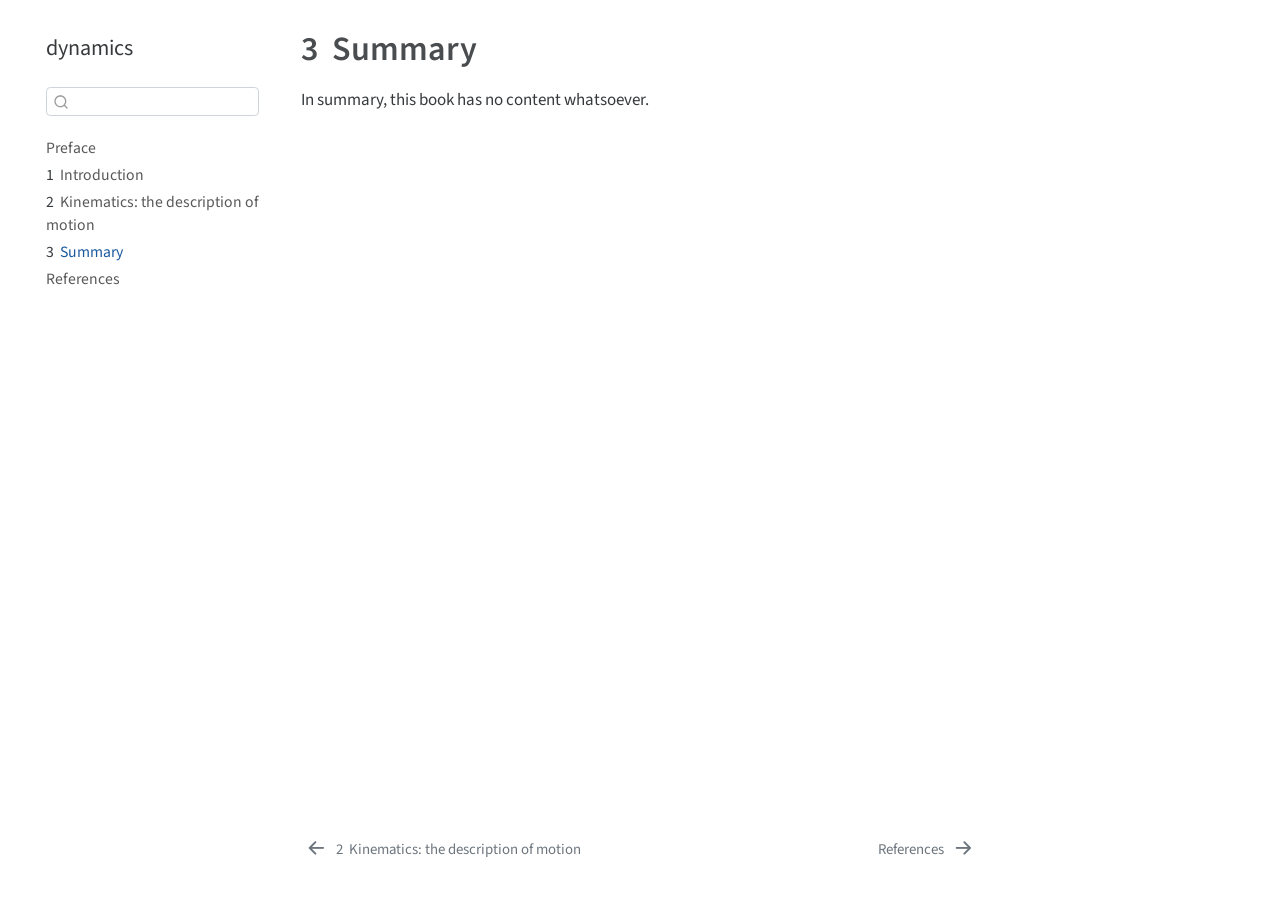
<file: advanced_dynamics_book/_book/summary.html>
<!DOCTYPE html>
<html xmlns="http://www.w3.org/1999/xhtml" lang="en" xml:lang="en"><head>

<meta charset="utf-8">
<meta name="generator" content="quarto-1.3.340">

<meta name="viewport" content="width=device-width, initial-scale=1.0, user-scalable=yes">


<title>dynamics - 3&nbsp; Summary</title>
<style>
code{white-space: pre-wrap;}
span.smallcaps{font-variant: small-caps;}
div.columns{display: flex; gap: min(4vw, 1.5em);}
div.column{flex: auto; overflow-x: auto;}
div.hanging-indent{margin-left: 1.5em; text-indent: -1.5em;}
ul.task-list{list-style: none;}
ul.task-list li input[type="checkbox"] {
  width: 0.8em;
  margin: 0 0.8em 0.2em -1em; /* quarto-specific, see https://github.com/quarto-dev/quarto-cli/issues/4556 */ 
  vertical-align: middle;
}
</style>


<script src="site_libs/quarto-nav/quarto-nav.js"></script>
<script src="site_libs/quarto-nav/headroom.min.js"></script>
<script src="site_libs/clipboard/clipboard.min.js"></script>
<script src="site_libs/quarto-search/autocomplete.umd.js"></script>
<script src="site_libs/quarto-search/fuse.min.js"></script>
<script src="site_libs/quarto-search/quarto-search.js"></script>
<meta name="quarto:offset" content="./">
<link href="./references.html" rel="next">
<link href="./vectors.html" rel="prev">
<script src="site_libs/quarto-html/quarto.js"></script>
<script src="site_libs/quarto-html/popper.min.js"></script>
<script src="site_libs/quarto-html/tippy.umd.min.js"></script>
<script src="site_libs/quarto-html/anchor.min.js"></script>
<link href="site_libs/quarto-html/tippy.css" rel="stylesheet">
<link href="site_libs/quarto-html/quarto-syntax-highlighting.css" rel="stylesheet" id="quarto-text-highlighting-styles">
<script src="site_libs/bootstrap/bootstrap.min.js"></script>
<link href="site_libs/bootstrap/bootstrap-icons.css" rel="stylesheet">
<link href="site_libs/bootstrap/bootstrap.min.css" rel="stylesheet" id="quarto-bootstrap" data-mode="light">
<script id="quarto-search-options" type="application/json">{
  "location": "sidebar",
  "copy-button": false,
  "collapse-after": 3,
  "panel-placement": "start",
  "type": "textbox",
  "limit": 20,
  "language": {
    "search-no-results-text": "No results",
    "search-matching-documents-text": "matching documents",
    "search-copy-link-title": "Copy link to search",
    "search-hide-matches-text": "Hide additional matches",
    "search-more-match-text": "more match in this document",
    "search-more-matches-text": "more matches in this document",
    "search-clear-button-title": "Clear",
    "search-detached-cancel-button-title": "Cancel",
    "search-submit-button-title": "Submit"
  }
}</script>


</head>

<body class="nav-sidebar floating">

<div id="quarto-search-results"></div>
  <header id="quarto-header" class="headroom fixed-top">
  <nav class="quarto-secondary-nav">
    <div class="container-fluid d-flex">
      <button type="button" class="quarto-btn-toggle btn" data-bs-toggle="collapse" data-bs-target="#quarto-sidebar,#quarto-sidebar-glass" aria-controls="quarto-sidebar" aria-expanded="false" aria-label="Toggle sidebar navigation" onclick="if (window.quartoToggleHeadroom) { window.quartoToggleHeadroom(); }">
        <i class="bi bi-layout-text-sidebar-reverse"></i>
      </button>
      <nav class="quarto-page-breadcrumbs" aria-label="breadcrumb"><ol class="breadcrumb"><li class="breadcrumb-item"><a href="./summary.html"><span class="chapter-number">3</span>&nbsp; <span class="chapter-title">Summary</span></a></li></ol></nav>
      <a class="flex-grow-1" role="button" data-bs-toggle="collapse" data-bs-target="#quarto-sidebar,#quarto-sidebar-glass" aria-controls="quarto-sidebar" aria-expanded="false" aria-label="Toggle sidebar navigation" onclick="if (window.quartoToggleHeadroom) { window.quartoToggleHeadroom(); }">      
      </a>
      <button type="button" class="btn quarto-search-button" aria-label="Search" onclick="window.quartoOpenSearch();">
        <i class="bi bi-search"></i>
      </button>
    </div>
  </nav>
</header>
<!-- content -->
<div id="quarto-content" class="quarto-container page-columns page-rows-contents page-layout-article">
<!-- sidebar -->
  <nav id="quarto-sidebar" class="sidebar collapse collapse-horizontal sidebar-navigation floating overflow-auto">
    <div class="pt-lg-2 mt-2 text-left sidebar-header">
    <div class="sidebar-title mb-0 py-0">
      <a href="./">dynamics</a> 
    </div>
      </div>
        <div class="mt-2 flex-shrink-0 align-items-center">
        <div class="sidebar-search">
        <div id="quarto-search" class="" title="Search"></div>
        </div>
        </div>
    <div class="sidebar-menu-container"> 
    <ul class="list-unstyled mt-1">
        <li class="sidebar-item">
  <div class="sidebar-item-container"> 
  <a href="./index.html" class="sidebar-item-text sidebar-link">
 <span class="menu-text">Preface</span></a>
  </div>
</li>
        <li class="sidebar-item">
  <div class="sidebar-item-container"> 
  <a href="./intro.html" class="sidebar-item-text sidebar-link">
 <span class="menu-text"><span class="chapter-number">1</span>&nbsp; <span class="chapter-title">Introduction</span></span></a>
  </div>
</li>
        <li class="sidebar-item">
  <div class="sidebar-item-container"> 
  <a href="./vectors.html" class="sidebar-item-text sidebar-link">
 <span class="menu-text"><span class="chapter-number">2</span>&nbsp; <span class="chapter-title">Kinematics: the description of motion</span></span></a>
  </div>
</li>
        <li class="sidebar-item">
  <div class="sidebar-item-container"> 
  <a href="./summary.html" class="sidebar-item-text sidebar-link active">
 <span class="menu-text"><span class="chapter-number">3</span>&nbsp; <span class="chapter-title">Summary</span></span></a>
  </div>
</li>
        <li class="sidebar-item">
  <div class="sidebar-item-container"> 
  <a href="./references.html" class="sidebar-item-text sidebar-link">
 <span class="menu-text">References</span></a>
  </div>
</li>
    </ul>
    </div>
</nav>
<div id="quarto-sidebar-glass" data-bs-toggle="collapse" data-bs-target="#quarto-sidebar,#quarto-sidebar-glass"></div>
<!-- margin-sidebar -->
    <div id="quarto-margin-sidebar" class="sidebar margin-sidebar">
        
    </div>
<!-- main -->
<main class="content" id="quarto-document-content">

<header id="title-block-header" class="quarto-title-block default">
<div class="quarto-title">
<h1 class="title"><span class="chapter-number">3</span>&nbsp; <span class="chapter-title">Summary</span></h1>
</div>



<div class="quarto-title-meta">

    
  
    
  </div>
  

</header>

<p>In summary, this book has no content whatsoever.</p>



</main> <!-- /main -->
<script id="quarto-html-after-body" type="application/javascript">
window.document.addEventListener("DOMContentLoaded", function (event) {
  const toggleBodyColorMode = (bsSheetEl) => {
    const mode = bsSheetEl.getAttribute("data-mode");
    const bodyEl = window.document.querySelector("body");
    if (mode === "dark") {
      bodyEl.classList.add("quarto-dark");
      bodyEl.classList.remove("quarto-light");
    } else {
      bodyEl.classList.add("quarto-light");
      bodyEl.classList.remove("quarto-dark");
    }
  }
  const toggleBodyColorPrimary = () => {
    const bsSheetEl = window.document.querySelector("link#quarto-bootstrap");
    if (bsSheetEl) {
      toggleBodyColorMode(bsSheetEl);
    }
  }
  toggleBodyColorPrimary();  
  const icon = "";
  const anchorJS = new window.AnchorJS();
  anchorJS.options = {
    placement: 'right',
    icon: icon
  };
  anchorJS.add('.anchored');
  const isCodeAnnotation = (el) => {
    for (const clz of el.classList) {
      if (clz.startsWith('code-annotation-')) {                     
        return true;
      }
    }
    return false;
  }
  const clipboard = new window.ClipboardJS('.code-copy-button', {
    text: function(trigger) {
      const codeEl = trigger.previousElementSibling.cloneNode(true);
      for (const childEl of codeEl.children) {
        if (isCodeAnnotation(childEl)) {
          childEl.remove();
        }
      }
      return codeEl.innerText;
    }
  });
  clipboard.on('success', function(e) {
    // button target
    const button = e.trigger;
    // don't keep focus
    button.blur();
    // flash "checked"
    button.classList.add('code-copy-button-checked');
    var currentTitle = button.getAttribute("title");
    button.setAttribute("title", "Copied!");
    let tooltip;
    if (window.bootstrap) {
      button.setAttribute("data-bs-toggle", "tooltip");
      button.setAttribute("data-bs-placement", "left");
      button.setAttribute("data-bs-title", "Copied!");
      tooltip = new bootstrap.Tooltip(button, 
        { trigger: "manual", 
          customClass: "code-copy-button-tooltip",
          offset: [0, -8]});
      tooltip.show();    
    }
    setTimeout(function() {
      if (tooltip) {
        tooltip.hide();
        button.removeAttribute("data-bs-title");
        button.removeAttribute("data-bs-toggle");
        button.removeAttribute("data-bs-placement");
      }
      button.setAttribute("title", currentTitle);
      button.classList.remove('code-copy-button-checked');
    }, 1000);
    // clear code selection
    e.clearSelection();
  });
  function tippyHover(el, contentFn) {
    const config = {
      allowHTML: true,
      content: contentFn,
      maxWidth: 500,
      delay: 100,
      arrow: false,
      appendTo: function(el) {
          return el.parentElement;
      },
      interactive: true,
      interactiveBorder: 10,
      theme: 'quarto',
      placement: 'bottom-start'
    };
    window.tippy(el, config); 
  }
  const noterefs = window.document.querySelectorAll('a[role="doc-noteref"]');
  for (var i=0; i<noterefs.length; i++) {
    const ref = noterefs[i];
    tippyHover(ref, function() {
      // use id or data attribute instead here
      let href = ref.getAttribute('data-footnote-href') || ref.getAttribute('href');
      try { href = new URL(href).hash; } catch {}
      const id = href.replace(/^#\/?/, "");
      const note = window.document.getElementById(id);
      return note.innerHTML;
    });
  }
      let selectedAnnoteEl;
      const selectorForAnnotation = ( cell, annotation) => {
        let cellAttr = 'data-code-cell="' + cell + '"';
        let lineAttr = 'data-code-annotation="' +  annotation + '"';
        const selector = 'span[' + cellAttr + '][' + lineAttr + ']';
        return selector;
      }
      const selectCodeLines = (annoteEl) => {
        const doc = window.document;
        const targetCell = annoteEl.getAttribute("data-target-cell");
        const targetAnnotation = annoteEl.getAttribute("data-target-annotation");
        const annoteSpan = window.document.querySelector(selectorForAnnotation(targetCell, targetAnnotation));
        const lines = annoteSpan.getAttribute("data-code-lines").split(",");
        const lineIds = lines.map((line) => {
          return targetCell + "-" + line;
        })
        let top = null;
        let height = null;
        let parent = null;
        if (lineIds.length > 0) {
            //compute the position of the single el (top and bottom and make a div)
            const el = window.document.getElementById(lineIds[0]);
            top = el.offsetTop;
            height = el.offsetHeight;
            parent = el.parentElement.parentElement;
          if (lineIds.length > 1) {
            const lastEl = window.document.getElementById(lineIds[lineIds.length - 1]);
            const bottom = lastEl.offsetTop + lastEl.offsetHeight;
            height = bottom - top;
          }
          if (top !== null && height !== null && parent !== null) {
            // cook up a div (if necessary) and position it 
            let div = window.document.getElementById("code-annotation-line-highlight");
            if (div === null) {
              div = window.document.createElement("div");
              div.setAttribute("id", "code-annotation-line-highlight");
              div.style.position = 'absolute';
              parent.appendChild(div);
            }
            div.style.top = top - 2 + "px";
            div.style.height = height + 4 + "px";
            let gutterDiv = window.document.getElementById("code-annotation-line-highlight-gutter");
            if (gutterDiv === null) {
              gutterDiv = window.document.createElement("div");
              gutterDiv.setAttribute("id", "code-annotation-line-highlight-gutter");
              gutterDiv.style.position = 'absolute';
              const codeCell = window.document.getElementById(targetCell);
              const gutter = codeCell.querySelector('.code-annotation-gutter');
              gutter.appendChild(gutterDiv);
            }
            gutterDiv.style.top = top - 2 + "px";
            gutterDiv.style.height = height + 4 + "px";
          }
          selectedAnnoteEl = annoteEl;
        }
      };
      const unselectCodeLines = () => {
        const elementsIds = ["code-annotation-line-highlight", "code-annotation-line-highlight-gutter"];
        elementsIds.forEach((elId) => {
          const div = window.document.getElementById(elId);
          if (div) {
            div.remove();
          }
        });
        selectedAnnoteEl = undefined;
      };
      // Attach click handler to the DT
      const annoteDls = window.document.querySelectorAll('dt[data-target-cell]');
      for (const annoteDlNode of annoteDls) {
        annoteDlNode.addEventListener('click', (event) => {
          const clickedEl = event.target;
          if (clickedEl !== selectedAnnoteEl) {
            unselectCodeLines();
            const activeEl = window.document.querySelector('dt[data-target-cell].code-annotation-active');
            if (activeEl) {
              activeEl.classList.remove('code-annotation-active');
            }
            selectCodeLines(clickedEl);
            clickedEl.classList.add('code-annotation-active');
          } else {
            // Unselect the line
            unselectCodeLines();
            clickedEl.classList.remove('code-annotation-active');
          }
        });
      }
  const findCites = (el) => {
    const parentEl = el.parentElement;
    if (parentEl) {
      const cites = parentEl.dataset.cites;
      if (cites) {
        return {
          el,
          cites: cites.split(' ')
        };
      } else {
        return findCites(el.parentElement)
      }
    } else {
      return undefined;
    }
  };
  var bibliorefs = window.document.querySelectorAll('a[role="doc-biblioref"]');
  for (var i=0; i<bibliorefs.length; i++) {
    const ref = bibliorefs[i];
    const citeInfo = findCites(ref);
    if (citeInfo) {
      tippyHover(citeInfo.el, function() {
        var popup = window.document.createElement('div');
        citeInfo.cites.forEach(function(cite) {
          var citeDiv = window.document.createElement('div');
          citeDiv.classList.add('hanging-indent');
          citeDiv.classList.add('csl-entry');
          var biblioDiv = window.document.getElementById('ref-' + cite);
          if (biblioDiv) {
            citeDiv.innerHTML = biblioDiv.innerHTML;
          }
          popup.appendChild(citeDiv);
        });
        return popup.innerHTML;
      });
    }
  }
});
</script>
<nav class="page-navigation">
  <div class="nav-page nav-page-previous">
      <a href="./vectors.html" class="pagination-link">
        <i class="bi bi-arrow-left-short"></i> <span class="nav-page-text"><span class="chapter-number">2</span>&nbsp; <span class="chapter-title">Kinematics: the description of motion</span></span>
      </a>          
  </div>
  <div class="nav-page nav-page-next">
      <a href="./references.html" class="pagination-link">
        <span class="nav-page-text">References</span> <i class="bi bi-arrow-right-short"></i>
      </a>
  </div>
</nav>
</div> <!-- /content -->



</body></html>
</file>
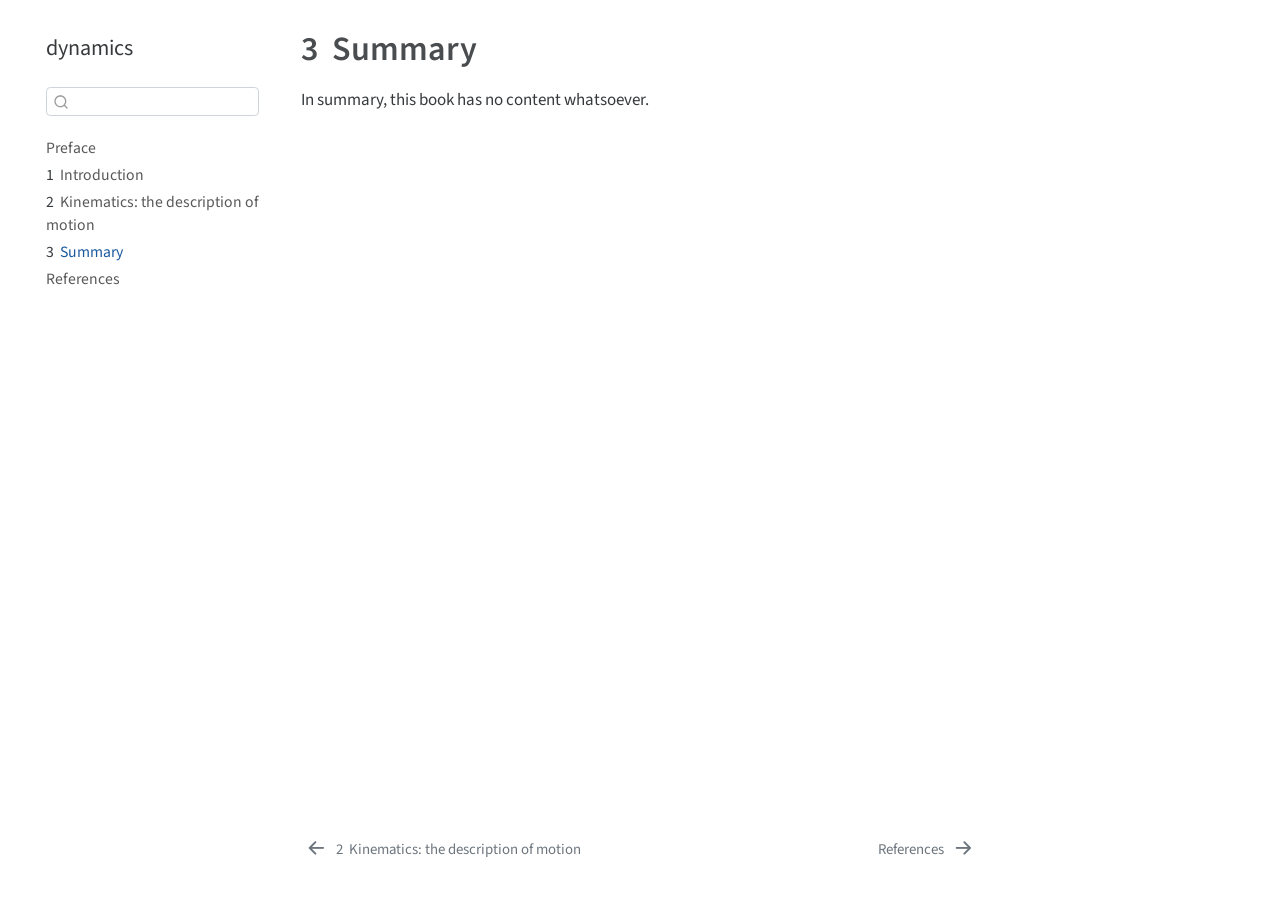
<file: advanced_dynamics_book/docs/summary.html>
<!DOCTYPE html>
<html xmlns="http://www.w3.org/1999/xhtml" lang="en" xml:lang="en"><head>

<meta charset="utf-8">
<meta name="generator" content="quarto-1.3.361">

<meta name="viewport" content="width=device-width, initial-scale=1.0, user-scalable=yes">


<title>dynamics - 3&nbsp; Summary</title>
<style>
code{white-space: pre-wrap;}
span.smallcaps{font-variant: small-caps;}
div.columns{display: flex; gap: min(4vw, 1.5em);}
div.column{flex: auto; overflow-x: auto;}
div.hanging-indent{margin-left: 1.5em; text-indent: -1.5em;}
ul.task-list{list-style: none;}
ul.task-list li input[type="checkbox"] {
  width: 0.8em;
  margin: 0 0.8em 0.2em -1em; /* quarto-specific, see https://github.com/quarto-dev/quarto-cli/issues/4556 */ 
  vertical-align: middle;
}
</style>


<script src="site_libs/quarto-nav/quarto-nav.js"></script>
<script src="site_libs/quarto-nav/headroom.min.js"></script>
<script src="site_libs/clipboard/clipboard.min.js"></script>
<script src="site_libs/quarto-search/autocomplete.umd.js"></script>
<script src="site_libs/quarto-search/fuse.min.js"></script>
<script src="site_libs/quarto-search/quarto-search.js"></script>
<meta name="quarto:offset" content="./">
<link href="./references.html" rel="next">
<link href="./vectors.html" rel="prev">
<script src="site_libs/quarto-html/quarto.js"></script>
<script src="site_libs/quarto-html/popper.min.js"></script>
<script src="site_libs/quarto-html/tippy.umd.min.js"></script>
<script src="site_libs/quarto-html/anchor.min.js"></script>
<link href="site_libs/quarto-html/tippy.css" rel="stylesheet">
<link href="site_libs/quarto-html/quarto-syntax-highlighting.css" rel="stylesheet" id="quarto-text-highlighting-styles">
<script src="site_libs/bootstrap/bootstrap.min.js"></script>
<link href="site_libs/bootstrap/bootstrap-icons.css" rel="stylesheet">
<link href="site_libs/bootstrap/bootstrap.min.css" rel="stylesheet" id="quarto-bootstrap" data-mode="light">
<script id="quarto-search-options" type="application/json">{
  "location": "sidebar",
  "copy-button": false,
  "collapse-after": 3,
  "panel-placement": "start",
  "type": "textbox",
  "limit": 20,
  "language": {
    "search-no-results-text": "No results",
    "search-matching-documents-text": "matching documents",
    "search-copy-link-title": "Copy link to search",
    "search-hide-matches-text": "Hide additional matches",
    "search-more-match-text": "more match in this document",
    "search-more-matches-text": "more matches in this document",
    "search-clear-button-title": "Clear",
    "search-detached-cancel-button-title": "Cancel",
    "search-submit-button-title": "Submit",
    "search-label": "Search"
  }
}</script>


</head>

<body class="nav-sidebar floating">

<div id="quarto-search-results"></div>
  <header id="quarto-header" class="headroom fixed-top">
  <nav class="quarto-secondary-nav">
    <div class="container-fluid d-flex">
      <button type="button" class="quarto-btn-toggle btn" data-bs-toggle="collapse" data-bs-target="#quarto-sidebar,#quarto-sidebar-glass" aria-controls="quarto-sidebar" aria-expanded="false" aria-label="Toggle sidebar navigation" onclick="if (window.quartoToggleHeadroom) { window.quartoToggleHeadroom(); }">
        <i class="bi bi-layout-text-sidebar-reverse"></i>
      </button>
      <nav class="quarto-page-breadcrumbs" aria-label="breadcrumb"><ol class="breadcrumb"><li class="breadcrumb-item"><a href="./summary.html"><span class="chapter-number">3</span>&nbsp; <span class="chapter-title">Summary</span></a></li></ol></nav>
      <a class="flex-grow-1" role="button" data-bs-toggle="collapse" data-bs-target="#quarto-sidebar,#quarto-sidebar-glass" aria-controls="quarto-sidebar" aria-expanded="false" aria-label="Toggle sidebar navigation" onclick="if (window.quartoToggleHeadroom) { window.quartoToggleHeadroom(); }">      
      </a>
      <button type="button" class="btn quarto-search-button" aria-label="" onclick="window.quartoOpenSearch();">
        <i class="bi bi-search"></i>
      </button>
    </div>
  </nav>
</header>
<!-- content -->
<div id="quarto-content" class="quarto-container page-columns page-rows-contents page-layout-article">
<!-- sidebar -->
  <nav id="quarto-sidebar" class="sidebar collapse collapse-horizontal sidebar-navigation floating overflow-auto">
    <div class="pt-lg-2 mt-2 text-left sidebar-header">
    <div class="sidebar-title mb-0 py-0">
      <a href="./">dynamics</a> 
    </div>
      </div>
        <div class="mt-2 flex-shrink-0 align-items-center">
        <div class="sidebar-search">
        <div id="quarto-search" class="" title="Search"></div>
        </div>
        </div>
    <div class="sidebar-menu-container"> 
    <ul class="list-unstyled mt-1">
        <li class="sidebar-item">
  <div class="sidebar-item-container"> 
  <a href="./index.html" class="sidebar-item-text sidebar-link">
 <span class="menu-text">Preface</span></a>
  </div>
</li>
        <li class="sidebar-item">
  <div class="sidebar-item-container"> 
  <a href="./intro.html" class="sidebar-item-text sidebar-link">
 <span class="menu-text"><span class="chapter-number">1</span>&nbsp; <span class="chapter-title">Introduction</span></span></a>
  </div>
</li>
        <li class="sidebar-item">
  <div class="sidebar-item-container"> 
  <a href="./vectors.html" class="sidebar-item-text sidebar-link">
 <span class="menu-text"><span class="chapter-number">2</span>&nbsp; <span class="chapter-title">Kinematics: the description of motion</span></span></a>
  </div>
</li>
        <li class="sidebar-item">
  <div class="sidebar-item-container"> 
  <a href="./summary.html" class="sidebar-item-text sidebar-link active">
 <span class="menu-text"><span class="chapter-number">3</span>&nbsp; <span class="chapter-title">Summary</span></span></a>
  </div>
</li>
        <li class="sidebar-item">
  <div class="sidebar-item-container"> 
  <a href="./references.html" class="sidebar-item-text sidebar-link">
 <span class="menu-text">References</span></a>
  </div>
</li>
    </ul>
    </div>
</nav>
<div id="quarto-sidebar-glass" data-bs-toggle="collapse" data-bs-target="#quarto-sidebar,#quarto-sidebar-glass"></div>
<!-- margin-sidebar -->
    <div id="quarto-margin-sidebar" class="sidebar margin-sidebar">
        
    </div>
<!-- main -->
<main class="content" id="quarto-document-content">

<header id="title-block-header" class="quarto-title-block default">
<div class="quarto-title">
<h1 class="title"><span class="chapter-number">3</span>&nbsp; <span class="chapter-title">Summary</span></h1>
</div>



<div class="quarto-title-meta">

    
  
    
  </div>
  

</header>

<p>In summary, this book has no content whatsoever.</p>



</main> <!-- /main -->
<script id="quarto-html-after-body" type="application/javascript">
window.document.addEventListener("DOMContentLoaded", function (event) {
  const toggleBodyColorMode = (bsSheetEl) => {
    const mode = bsSheetEl.getAttribute("data-mode");
    const bodyEl = window.document.querySelector("body");
    if (mode === "dark") {
      bodyEl.classList.add("quarto-dark");
      bodyEl.classList.remove("quarto-light");
    } else {
      bodyEl.classList.add("quarto-light");
      bodyEl.classList.remove("quarto-dark");
    }
  }
  const toggleBodyColorPrimary = () => {
    const bsSheetEl = window.document.querySelector("link#quarto-bootstrap");
    if (bsSheetEl) {
      toggleBodyColorMode(bsSheetEl);
    }
  }
  toggleBodyColorPrimary();  
  const icon = "";
  const anchorJS = new window.AnchorJS();
  anchorJS.options = {
    placement: 'right',
    icon: icon
  };
  anchorJS.add('.anchored');
  const isCodeAnnotation = (el) => {
    for (const clz of el.classList) {
      if (clz.startsWith('code-annotation-')) {                     
        return true;
      }
    }
    return false;
  }
  const clipboard = new window.ClipboardJS('.code-copy-button', {
    text: function(trigger) {
      const codeEl = trigger.previousElementSibling.cloneNode(true);
      for (const childEl of codeEl.children) {
        if (isCodeAnnotation(childEl)) {
          childEl.remove();
        }
      }
      return codeEl.innerText;
    }
  });
  clipboard.on('success', function(e) {
    // button target
    const button = e.trigger;
    // don't keep focus
    button.blur();
    // flash "checked"
    button.classList.add('code-copy-button-checked');
    var currentTitle = button.getAttribute("title");
    button.setAttribute("title", "Copied!");
    let tooltip;
    if (window.bootstrap) {
      button.setAttribute("data-bs-toggle", "tooltip");
      button.setAttribute("data-bs-placement", "left");
      button.setAttribute("data-bs-title", "Copied!");
      tooltip = new bootstrap.Tooltip(button, 
        { trigger: "manual", 
          customClass: "code-copy-button-tooltip",
          offset: [0, -8]});
      tooltip.show();    
    }
    setTimeout(function() {
      if (tooltip) {
        tooltip.hide();
        button.removeAttribute("data-bs-title");
        button.removeAttribute("data-bs-toggle");
        button.removeAttribute("data-bs-placement");
      }
      button.setAttribute("title", currentTitle);
      button.classList.remove('code-copy-button-checked');
    }, 1000);
    // clear code selection
    e.clearSelection();
  });
  function tippyHover(el, contentFn) {
    const config = {
      allowHTML: true,
      content: contentFn,
      maxWidth: 500,
      delay: 100,
      arrow: false,
      appendTo: function(el) {
          return el.parentElement;
      },
      interactive: true,
      interactiveBorder: 10,
      theme: 'quarto',
      placement: 'bottom-start'
    };
    window.tippy(el, config); 
  }
  const noterefs = window.document.querySelectorAll('a[role="doc-noteref"]');
  for (var i=0; i<noterefs.length; i++) {
    const ref = noterefs[i];
    tippyHover(ref, function() {
      // use id or data attribute instead here
      let href = ref.getAttribute('data-footnote-href') || ref.getAttribute('href');
      try { href = new URL(href).hash; } catch {}
      const id = href.replace(/^#\/?/, "");
      const note = window.document.getElementById(id);
      return note.innerHTML;
    });
  }
      let selectedAnnoteEl;
      const selectorForAnnotation = ( cell, annotation) => {
        let cellAttr = 'data-code-cell="' + cell + '"';
        let lineAttr = 'data-code-annotation="' +  annotation + '"';
        const selector = 'span[' + cellAttr + '][' + lineAttr + ']';
        return selector;
      }
      const selectCodeLines = (annoteEl) => {
        const doc = window.document;
        const targetCell = annoteEl.getAttribute("data-target-cell");
        const targetAnnotation = annoteEl.getAttribute("data-target-annotation");
        const annoteSpan = window.document.querySelector(selectorForAnnotation(targetCell, targetAnnotation));
        const lines = annoteSpan.getAttribute("data-code-lines").split(",");
        const lineIds = lines.map((line) => {
          return targetCell + "-" + line;
        })
        let top = null;
        let height = null;
        let parent = null;
        if (lineIds.length > 0) {
            //compute the position of the single el (top and bottom and make a div)
            const el = window.document.getElementById(lineIds[0]);
            top = el.offsetTop;
            height = el.offsetHeight;
            parent = el.parentElement.parentElement;
          if (lineIds.length > 1) {
            const lastEl = window.document.getElementById(lineIds[lineIds.length - 1]);
            const bottom = lastEl.offsetTop + lastEl.offsetHeight;
            height = bottom - top;
          }
          if (top !== null && height !== null && parent !== null) {
            // cook up a div (if necessary) and position it 
            let div = window.document.getElementById("code-annotation-line-highlight");
            if (div === null) {
              div = window.document.createElement("div");
              div.setAttribute("id", "code-annotation-line-highlight");
              div.style.position = 'absolute';
              parent.appendChild(div);
            }
            div.style.top = top - 2 + "px";
            div.style.height = height + 4 + "px";
            let gutterDiv = window.document.getElementById("code-annotation-line-highlight-gutter");
            if (gutterDiv === null) {
              gutterDiv = window.document.createElement("div");
              gutterDiv.setAttribute("id", "code-annotation-line-highlight-gutter");
              gutterDiv.style.position = 'absolute';
              const codeCell = window.document.getElementById(targetCell);
              const gutter = codeCell.querySelector('.code-annotation-gutter');
              gutter.appendChild(gutterDiv);
            }
            gutterDiv.style.top = top - 2 + "px";
            gutterDiv.style.height = height + 4 + "px";
          }
          selectedAnnoteEl = annoteEl;
        }
      };
      const unselectCodeLines = () => {
        const elementsIds = ["code-annotation-line-highlight", "code-annotation-line-highlight-gutter"];
        elementsIds.forEach((elId) => {
          const div = window.document.getElementById(elId);
          if (div) {
            div.remove();
          }
        });
        selectedAnnoteEl = undefined;
      };
      // Attach click handler to the DT
      const annoteDls = window.document.querySelectorAll('dt[data-target-cell]');
      for (const annoteDlNode of annoteDls) {
        annoteDlNode.addEventListener('click', (event) => {
          const clickedEl = event.target;
          if (clickedEl !== selectedAnnoteEl) {
            unselectCodeLines();
            const activeEl = window.document.querySelector('dt[data-target-cell].code-annotation-active');
            if (activeEl) {
              activeEl.classList.remove('code-annotation-active');
            }
            selectCodeLines(clickedEl);
            clickedEl.classList.add('code-annotation-active');
          } else {
            // Unselect the line
            unselectCodeLines();
            clickedEl.classList.remove('code-annotation-active');
          }
        });
      }
  const findCites = (el) => {
    const parentEl = el.parentElement;
    if (parentEl) {
      const cites = parentEl.dataset.cites;
      if (cites) {
        return {
          el,
          cites: cites.split(' ')
        };
      } else {
        return findCites(el.parentElement)
      }
    } else {
      return undefined;
    }
  };
  var bibliorefs = window.document.querySelectorAll('a[role="doc-biblioref"]');
  for (var i=0; i<bibliorefs.length; i++) {
    const ref = bibliorefs[i];
    const citeInfo = findCites(ref);
    if (citeInfo) {
      tippyHover(citeInfo.el, function() {
        var popup = window.document.createElement('div');
        citeInfo.cites.forEach(function(cite) {
          var citeDiv = window.document.createElement('div');
          citeDiv.classList.add('hanging-indent');
          citeDiv.classList.add('csl-entry');
          var biblioDiv = window.document.getElementById('ref-' + cite);
          if (biblioDiv) {
            citeDiv.innerHTML = biblioDiv.innerHTML;
          }
          popup.appendChild(citeDiv);
        });
        return popup.innerHTML;
      });
    }
  }
});
</script>
<nav class="page-navigation">
  <div class="nav-page nav-page-previous">
      <a href="./vectors.html" class="pagination-link">
        <i class="bi bi-arrow-left-short"></i> <span class="nav-page-text"><span class="chapter-number">2</span>&nbsp; <span class="chapter-title">Kinematics: the description of motion</span></span>
      </a>          
  </div>
  <div class="nav-page nav-page-next">
      <a href="./references.html" class="pagination-link">
        <span class="nav-page-text">References</span> <i class="bi bi-arrow-right-short"></i>
      </a>
  </div>
</nav>
</div> <!-- /content -->



</body></html>
</file>
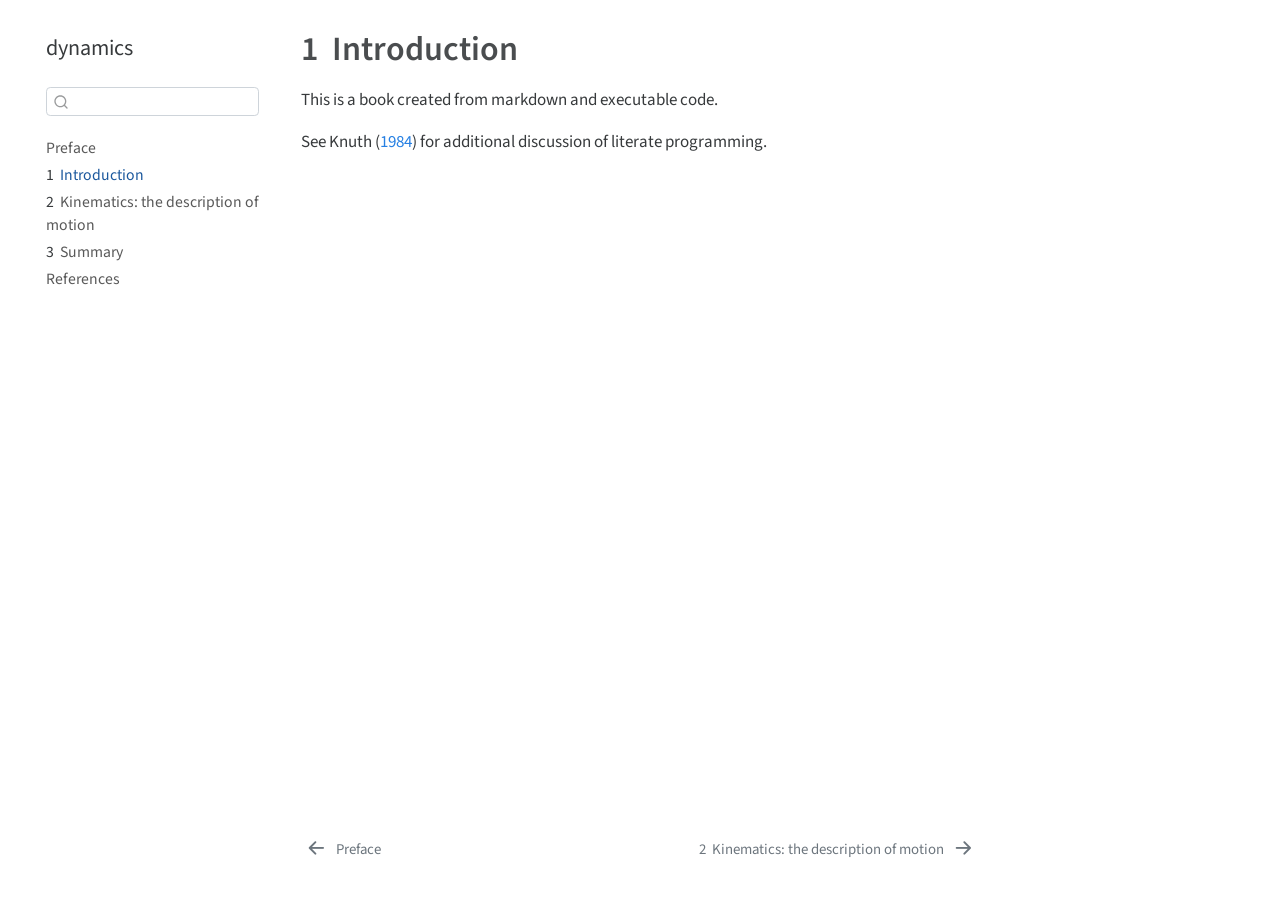
<file: advanced_dynamics_book_summer_2023/_book/intro.html>
<!DOCTYPE html>
<html xmlns="http://www.w3.org/1999/xhtml" lang="en" xml:lang="en"><head>

<meta charset="utf-8">
<meta name="generator" content="quarto-1.3.340">

<meta name="viewport" content="width=device-width, initial-scale=1.0, user-scalable=yes">


<title>dynamics - 1&nbsp; Introduction</title>
<style>
code{white-space: pre-wrap;}
span.smallcaps{font-variant: small-caps;}
div.columns{display: flex; gap: min(4vw, 1.5em);}
div.column{flex: auto; overflow-x: auto;}
div.hanging-indent{margin-left: 1.5em; text-indent: -1.5em;}
ul.task-list{list-style: none;}
ul.task-list li input[type="checkbox"] {
  width: 0.8em;
  margin: 0 0.8em 0.2em -1em; /* quarto-specific, see https://github.com/quarto-dev/quarto-cli/issues/4556 */ 
  vertical-align: middle;
}
/* CSS for citations */
div.csl-bib-body { }
div.csl-entry {
  clear: both;
}
.hanging-indent div.csl-entry {
  margin-left:2em;
  text-indent:-2em;
}
div.csl-left-margin {
  min-width:2em;
  float:left;
}
div.csl-right-inline {
  margin-left:2em;
  padding-left:1em;
}
div.csl-indent {
  margin-left: 2em;
}</style>


<script src="site_libs/quarto-nav/quarto-nav.js"></script>
<script src="site_libs/quarto-nav/headroom.min.js"></script>
<script src="site_libs/clipboard/clipboard.min.js"></script>
<script src="site_libs/quarto-search/autocomplete.umd.js"></script>
<script src="site_libs/quarto-search/fuse.min.js"></script>
<script src="site_libs/quarto-search/quarto-search.js"></script>
<meta name="quarto:offset" content="./">
<link href="./vectors.html" rel="next">
<link href="./index.html" rel="prev">
<script src="site_libs/quarto-html/quarto.js"></script>
<script src="site_libs/quarto-html/popper.min.js"></script>
<script src="site_libs/quarto-html/tippy.umd.min.js"></script>
<script src="site_libs/quarto-html/anchor.min.js"></script>
<link href="site_libs/quarto-html/tippy.css" rel="stylesheet">
<link href="site_libs/quarto-html/quarto-syntax-highlighting.css" rel="stylesheet" id="quarto-text-highlighting-styles">
<script src="site_libs/bootstrap/bootstrap.min.js"></script>
<link href="site_libs/bootstrap/bootstrap-icons.css" rel="stylesheet">
<link href="site_libs/bootstrap/bootstrap.min.css" rel="stylesheet" id="quarto-bootstrap" data-mode="light">
<script id="quarto-search-options" type="application/json">{
  "location": "sidebar",
  "copy-button": false,
  "collapse-after": 3,
  "panel-placement": "start",
  "type": "textbox",
  "limit": 20,
  "language": {
    "search-no-results-text": "No results",
    "search-matching-documents-text": "matching documents",
    "search-copy-link-title": "Copy link to search",
    "search-hide-matches-text": "Hide additional matches",
    "search-more-match-text": "more match in this document",
    "search-more-matches-text": "more matches in this document",
    "search-clear-button-title": "Clear",
    "search-detached-cancel-button-title": "Cancel",
    "search-submit-button-title": "Submit"
  }
}</script>


</head>

<body class="nav-sidebar floating">

<div id="quarto-search-results"></div>
  <header id="quarto-header" class="headroom fixed-top">
  <nav class="quarto-secondary-nav">
    <div class="container-fluid d-flex">
      <button type="button" class="quarto-btn-toggle btn" data-bs-toggle="collapse" data-bs-target="#quarto-sidebar,#quarto-sidebar-glass" aria-controls="quarto-sidebar" aria-expanded="false" aria-label="Toggle sidebar navigation" onclick="if (window.quartoToggleHeadroom) { window.quartoToggleHeadroom(); }">
        <i class="bi bi-layout-text-sidebar-reverse"></i>
      </button>
      <nav class="quarto-page-breadcrumbs" aria-label="breadcrumb"><ol class="breadcrumb"><li class="breadcrumb-item"><a href="./intro.html"><span class="chapter-number">1</span>&nbsp; <span class="chapter-title">Introduction</span></a></li></ol></nav>
      <a class="flex-grow-1" role="button" data-bs-toggle="collapse" data-bs-target="#quarto-sidebar,#quarto-sidebar-glass" aria-controls="quarto-sidebar" aria-expanded="false" aria-label="Toggle sidebar navigation" onclick="if (window.quartoToggleHeadroom) { window.quartoToggleHeadroom(); }">      
      </a>
      <button type="button" class="btn quarto-search-button" aria-label="Search" onclick="window.quartoOpenSearch();">
        <i class="bi bi-search"></i>
      </button>
    </div>
  </nav>
</header>
<!-- content -->
<div id="quarto-content" class="quarto-container page-columns page-rows-contents page-layout-article">
<!-- sidebar -->
  <nav id="quarto-sidebar" class="sidebar collapse collapse-horizontal sidebar-navigation floating overflow-auto">
    <div class="pt-lg-2 mt-2 text-left sidebar-header">
    <div class="sidebar-title mb-0 py-0">
      <a href="./">dynamics</a> 
    </div>
      </div>
        <div class="mt-2 flex-shrink-0 align-items-center">
        <div class="sidebar-search">
        <div id="quarto-search" class="" title="Search"></div>
        </div>
        </div>
    <div class="sidebar-menu-container"> 
    <ul class="list-unstyled mt-1">
        <li class="sidebar-item">
  <div class="sidebar-item-container"> 
  <a href="./index.html" class="sidebar-item-text sidebar-link">
 <span class="menu-text">Preface</span></a>
  </div>
</li>
        <li class="sidebar-item">
  <div class="sidebar-item-container"> 
  <a href="./intro.html" class="sidebar-item-text sidebar-link active">
 <span class="menu-text"><span class="chapter-number">1</span>&nbsp; <span class="chapter-title">Introduction</span></span></a>
  </div>
</li>
        <li class="sidebar-item">
  <div class="sidebar-item-container"> 
  <a href="./vectors.html" class="sidebar-item-text sidebar-link">
 <span class="menu-text"><span class="chapter-number">2</span>&nbsp; <span class="chapter-title">Kinematics: the description of motion</span></span></a>
  </div>
</li>
        <li class="sidebar-item">
  <div class="sidebar-item-container"> 
  <a href="./summary.html" class="sidebar-item-text sidebar-link">
 <span class="menu-text"><span class="chapter-number">3</span>&nbsp; <span class="chapter-title">Summary</span></span></a>
  </div>
</li>
        <li class="sidebar-item">
  <div class="sidebar-item-container"> 
  <a href="./references.html" class="sidebar-item-text sidebar-link">
 <span class="menu-text">References</span></a>
  </div>
</li>
    </ul>
    </div>
</nav>
<div id="quarto-sidebar-glass" data-bs-toggle="collapse" data-bs-target="#quarto-sidebar,#quarto-sidebar-glass"></div>
<!-- margin-sidebar -->
    <div id="quarto-margin-sidebar" class="sidebar margin-sidebar">
        
    </div>
<!-- main -->
<main class="content" id="quarto-document-content">

<header id="title-block-header" class="quarto-title-block default">
<div class="quarto-title">
<h1 class="title"><span class="chapter-number">1</span>&nbsp; <span class="chapter-title">Introduction</span></h1>
</div>



<div class="quarto-title-meta">

    
  
    
  </div>
  

</header>

<p>This is a book created from markdown and executable code.</p>
<p>See <span class="citation" data-cites="knuth84">Knuth (<a href="references.html#ref-knuth84" role="doc-biblioref">1984</a>)</span> for additional discussion of literate programming.</p>


<div id="refs" class="references csl-bib-body hanging-indent" role="list" style="display: none">
<div id="ref-knuth84" class="csl-entry" role="listitem">
Knuth, Donald E. 1984. <span>“Literate Programming.”</span> <em>Comput. J.</em> 27 (2): 97–111. <a href="https://doi.org/10.1093/comjnl/27.2.97">https://doi.org/10.1093/comjnl/27.2.97</a>.
</div>
</div>

</main> <!-- /main -->
<script id="quarto-html-after-body" type="application/javascript">
window.document.addEventListener("DOMContentLoaded", function (event) {
  const toggleBodyColorMode = (bsSheetEl) => {
    const mode = bsSheetEl.getAttribute("data-mode");
    const bodyEl = window.document.querySelector("body");
    if (mode === "dark") {
      bodyEl.classList.add("quarto-dark");
      bodyEl.classList.remove("quarto-light");
    } else {
      bodyEl.classList.add("quarto-light");
      bodyEl.classList.remove("quarto-dark");
    }
  }
  const toggleBodyColorPrimary = () => {
    const bsSheetEl = window.document.querySelector("link#quarto-bootstrap");
    if (bsSheetEl) {
      toggleBodyColorMode(bsSheetEl);
    }
  }
  toggleBodyColorPrimary();  
  const icon = "";
  const anchorJS = new window.AnchorJS();
  anchorJS.options = {
    placement: 'right',
    icon: icon
  };
  anchorJS.add('.anchored');
  const isCodeAnnotation = (el) => {
    for (const clz of el.classList) {
      if (clz.startsWith('code-annotation-')) {                     
        return true;
      }
    }
    return false;
  }
  const clipboard = new window.ClipboardJS('.code-copy-button', {
    text: function(trigger) {
      const codeEl = trigger.previousElementSibling.cloneNode(true);
      for (const childEl of codeEl.children) {
        if (isCodeAnnotation(childEl)) {
          childEl.remove();
        }
      }
      return codeEl.innerText;
    }
  });
  clipboard.on('success', function(e) {
    // button target
    const button = e.trigger;
    // don't keep focus
    button.blur();
    // flash "checked"
    button.classList.add('code-copy-button-checked');
    var currentTitle = button.getAttribute("title");
    button.setAttribute("title", "Copied!");
    let tooltip;
    if (window.bootstrap) {
      button.setAttribute("data-bs-toggle", "tooltip");
      button.setAttribute("data-bs-placement", "left");
      button.setAttribute("data-bs-title", "Copied!");
      tooltip = new bootstrap.Tooltip(button, 
        { trigger: "manual", 
          customClass: "code-copy-button-tooltip",
          offset: [0, -8]});
      tooltip.show();    
    }
    setTimeout(function() {
      if (tooltip) {
        tooltip.hide();
        button.removeAttribute("data-bs-title");
        button.removeAttribute("data-bs-toggle");
        button.removeAttribute("data-bs-placement");
      }
      button.setAttribute("title", currentTitle);
      button.classList.remove('code-copy-button-checked');
    }, 1000);
    // clear code selection
    e.clearSelection();
  });
  function tippyHover(el, contentFn) {
    const config = {
      allowHTML: true,
      content: contentFn,
      maxWidth: 500,
      delay: 100,
      arrow: false,
      appendTo: function(el) {
          return el.parentElement;
      },
      interactive: true,
      interactiveBorder: 10,
      theme: 'quarto',
      placement: 'bottom-start'
    };
    window.tippy(el, config); 
  }
  const noterefs = window.document.querySelectorAll('a[role="doc-noteref"]');
  for (var i=0; i<noterefs.length; i++) {
    const ref = noterefs[i];
    tippyHover(ref, function() {
      // use id or data attribute instead here
      let href = ref.getAttribute('data-footnote-href') || ref.getAttribute('href');
      try { href = new URL(href).hash; } catch {}
      const id = href.replace(/^#\/?/, "");
      const note = window.document.getElementById(id);
      return note.innerHTML;
    });
  }
      let selectedAnnoteEl;
      const selectorForAnnotation = ( cell, annotation) => {
        let cellAttr = 'data-code-cell="' + cell + '"';
        let lineAttr = 'data-code-annotation="' +  annotation + '"';
        const selector = 'span[' + cellAttr + '][' + lineAttr + ']';
        return selector;
      }
      const selectCodeLines = (annoteEl) => {
        const doc = window.document;
        const targetCell = annoteEl.getAttribute("data-target-cell");
        const targetAnnotation = annoteEl.getAttribute("data-target-annotation");
        const annoteSpan = window.document.querySelector(selectorForAnnotation(targetCell, targetAnnotation));
        const lines = annoteSpan.getAttribute("data-code-lines").split(",");
        const lineIds = lines.map((line) => {
          return targetCell + "-" + line;
        })
        let top = null;
        let height = null;
        let parent = null;
        if (lineIds.length > 0) {
            //compute the position of the single el (top and bottom and make a div)
            const el = window.document.getElementById(lineIds[0]);
            top = el.offsetTop;
            height = el.offsetHeight;
            parent = el.parentElement.parentElement;
          if (lineIds.length > 1) {
            const lastEl = window.document.getElementById(lineIds[lineIds.length - 1]);
            const bottom = lastEl.offsetTop + lastEl.offsetHeight;
            height = bottom - top;
          }
          if (top !== null && height !== null && parent !== null) {
            // cook up a div (if necessary) and position it 
            let div = window.document.getElementById("code-annotation-line-highlight");
            if (div === null) {
              div = window.document.createElement("div");
              div.setAttribute("id", "code-annotation-line-highlight");
              div.style.position = 'absolute';
              parent.appendChild(div);
            }
            div.style.top = top - 2 + "px";
            div.style.height = height + 4 + "px";
            let gutterDiv = window.document.getElementById("code-annotation-line-highlight-gutter");
            if (gutterDiv === null) {
              gutterDiv = window.document.createElement("div");
              gutterDiv.setAttribute("id", "code-annotation-line-highlight-gutter");
              gutterDiv.style.position = 'absolute';
              const codeCell = window.document.getElementById(targetCell);
              const gutter = codeCell.querySelector('.code-annotation-gutter');
              gutter.appendChild(gutterDiv);
            }
            gutterDiv.style.top = top - 2 + "px";
            gutterDiv.style.height = height + 4 + "px";
          }
          selectedAnnoteEl = annoteEl;
        }
      };
      const unselectCodeLines = () => {
        const elementsIds = ["code-annotation-line-highlight", "code-annotation-line-highlight-gutter"];
        elementsIds.forEach((elId) => {
          const div = window.document.getElementById(elId);
          if (div) {
            div.remove();
          }
        });
        selectedAnnoteEl = undefined;
      };
      // Attach click handler to the DT
      const annoteDls = window.document.querySelectorAll('dt[data-target-cell]');
      for (const annoteDlNode of annoteDls) {
        annoteDlNode.addEventListener('click', (event) => {
          const clickedEl = event.target;
          if (clickedEl !== selectedAnnoteEl) {
            unselectCodeLines();
            const activeEl = window.document.querySelector('dt[data-target-cell].code-annotation-active');
            if (activeEl) {
              activeEl.classList.remove('code-annotation-active');
            }
            selectCodeLines(clickedEl);
            clickedEl.classList.add('code-annotation-active');
          } else {
            // Unselect the line
            unselectCodeLines();
            clickedEl.classList.remove('code-annotation-active');
          }
        });
      }
  const findCites = (el) => {
    const parentEl = el.parentElement;
    if (parentEl) {
      const cites = parentEl.dataset.cites;
      if (cites) {
        return {
          el,
          cites: cites.split(' ')
        };
      } else {
        return findCites(el.parentElement)
      }
    } else {
      return undefined;
    }
  };
  var bibliorefs = window.document.querySelectorAll('a[role="doc-biblioref"]');
  for (var i=0; i<bibliorefs.length; i++) {
    const ref = bibliorefs[i];
    const citeInfo = findCites(ref);
    if (citeInfo) {
      tippyHover(citeInfo.el, function() {
        var popup = window.document.createElement('div');
        citeInfo.cites.forEach(function(cite) {
          var citeDiv = window.document.createElement('div');
          citeDiv.classList.add('hanging-indent');
          citeDiv.classList.add('csl-entry');
          var biblioDiv = window.document.getElementById('ref-' + cite);
          if (biblioDiv) {
            citeDiv.innerHTML = biblioDiv.innerHTML;
          }
          popup.appendChild(citeDiv);
        });
        return popup.innerHTML;
      });
    }
  }
});
</script>
<nav class="page-navigation">
  <div class="nav-page nav-page-previous">
      <a href="./index.html" class="pagination-link">
        <i class="bi bi-arrow-left-short"></i> <span class="nav-page-text">Preface</span>
      </a>          
  </div>
  <div class="nav-page nav-page-next">
      <a href="./vectors.html" class="pagination-link">
        <span class="nav-page-text"><span class="chapter-number">2</span>&nbsp; <span class="chapter-title">Kinematics: the description of motion</span></span> <i class="bi bi-arrow-right-short"></i>
      </a>
  </div>
</nav>
</div> <!-- /content -->



</body></html>
</file>
<file: advanced_dynamics_book/_book/site_libs/quarto-html/tippy.css>
.tippy-box[data-animation=fade][data-state=hidden]{opacity:0}[data-tippy-root]{max-width:calc(100vw - 10px)}.tippy-box{position:relative;background-color:#333;color:#fff;border-radius:4px;font-size:14px;line-height:1.4;white-space:normal;outline:0;transition-property:transform,visibility,opacity}.tippy-box[data-placement^=top]>.tippy-arrow{bottom:0}.tippy-box[data-placement^=top]>.tippy-arrow:before{bottom:-7px;left:0;border-width:8px 8px 0;border-top-color:initial;transform-origin:center top}.tippy-box[data-placement^=bottom]>.tippy-arrow{top:0}.tippy-box[data-placement^=bottom]>.tippy-arrow:before{top:-7px;left:0;border-width:0 8px 8px;border-bottom-color:initial;transform-origin:center bottom}.tippy-box[data-placement^=left]>.tippy-arrow{right:0}.tippy-box[data-placement^=left]>.tippy-arrow:before{border-width:8px 0 8px 8px;border-left-color:initial;right:-7px;transform-origin:center left}.tippy-box[data-placement^=right]>.tippy-arrow{left:0}.tippy-box[data-placement^=right]>.tippy-arrow:before{left:-7px;border-width:8px 8px 8px 0;border-right-color:initial;transform-origin:center right}.tippy-box[data-inertia][data-state=visible]{transition-timing-function:cubic-bezier(.54,1.5,.38,1.11)}.tippy-arrow{width:16px;height:16px;color:#333}.tippy-arrow:before{content:"";position:absolute;border-color:transparent;border-style:solid}.tippy-content{position:relative;padding:5px 9px;z-index:1}
</file>
<file: advanced_dynamics_book/_book/site_libs/quarto-html/quarto-syntax-highlighting.css>
/* quarto syntax highlight colors */
:root {
  --quarto-hl-ot-color: #003B4F;
  --quarto-hl-at-color: #657422;
  --quarto-hl-ss-color: #20794D;
  --quarto-hl-an-color: #5E5E5E;
  --quarto-hl-fu-color: #4758AB;
  --quarto-hl-st-color: #20794D;
  --quarto-hl-cf-color: #003B4F;
  --quarto-hl-op-color: #5E5E5E;
  --quarto-hl-er-color: #AD0000;
  --quarto-hl-bn-color: #AD0000;
  --quarto-hl-al-color: #AD0000;
  --quarto-hl-va-color: #111111;
  --quarto-hl-bu-color: inherit;
  --quarto-hl-ex-color: inherit;
  --quarto-hl-pp-color: #AD0000;
  --quarto-hl-in-color: #5E5E5E;
  --quarto-hl-vs-color: #20794D;
  --quarto-hl-wa-color: #5E5E5E;
  --quarto-hl-do-color: #5E5E5E;
  --quarto-hl-im-color: #00769E;
  --quarto-hl-ch-color: #20794D;
  --quarto-hl-dt-color: #AD0000;
  --quarto-hl-fl-color: #AD0000;
  --quarto-hl-co-color: #5E5E5E;
  --quarto-hl-cv-color: #5E5E5E;
  --quarto-hl-cn-color: #8f5902;
  --quarto-hl-sc-color: #5E5E5E;
  --quarto-hl-dv-color: #AD0000;
  --quarto-hl-kw-color: #003B4F;
}

/* other quarto variables */
:root {
  --quarto-font-monospace: SFMono-Regular, Menlo, Monaco, Consolas, "Liberation Mono", "Courier New", monospace;
}

pre > code.sourceCode > span {
  color: #003B4F;
}

code span {
  color: #003B4F;
}

code.sourceCode > span {
  color: #003B4F;
}

div.sourceCode,
div.sourceCode pre.sourceCode {
  color: #003B4F;
}

code span.ot {
  color: #003B4F;
  font-style: inherit;
}

code span.at {
  color: #657422;
  font-style: inherit;
}

code span.ss {
  color: #20794D;
  font-style: inherit;
}

code span.an {
  color: #5E5E5E;
  font-style: inherit;
}

code span.fu {
  color: #4758AB;
  font-style: inherit;
}

code span.st {
  color: #20794D;
  font-style: inherit;
}

code span.cf {
  color: #003B4F;
  font-style: inherit;
}

code span.op {
  color: #5E5E5E;
  font-style: inherit;
}

code span.er {
  color: #AD0000;
  font-style: inherit;
}

code span.bn {
  color: #AD0000;
  font-style: inherit;
}

code span.al {
  color: #AD0000;
  font-style: inherit;
}

code span.va {
  color: #111111;
  font-style: inherit;
}

code span.bu {
  font-style: inherit;
}

code span.ex {
  font-style: inherit;
}

code span.pp {
  color: #AD0000;
  font-style: inherit;
}

code span.in {
  color: #5E5E5E;
  font-style: inherit;
}

code span.vs {
  color: #20794D;
  font-style: inherit;
}

code span.wa {
  color: #5E5E5E;
  font-style: italic;
}

code span.do {
  color: #5E5E5E;
  font-style: italic;
}

code span.im {
  color: #00769E;
  font-style: inherit;
}

code span.ch {
  color: #20794D;
  font-style: inherit;
}

code span.dt {
  color: #AD0000;
  font-style: inherit;
}

code span.fl {
  color: #AD0000;
  font-style: inherit;
}

code span.co {
  color: #5E5E5E;
  font-style: inherit;
}

code span.cv {
  color: #5E5E5E;
  font-style: italic;
}

code span.cn {
  color: #8f5902;
  font-style: inherit;
}

code span.sc {
  color: #5E5E5E;
  font-style: inherit;
}

code span.dv {
  color: #AD0000;
  font-style: inherit;
}

code span.kw {
  color: #003B4F;
  font-style: inherit;
}

.prevent-inlining {
  content: "</";
}

/*# sourceMappingURL=debc5d5d77c3f9108843748ff7464032.css.map */
</file>
<file: advanced_dynamics_book/docs/site_libs/quarto-html/tippy.css>
.tippy-box[data-animation=fade][data-state=hidden]{opacity:0}[data-tippy-root]{max-width:calc(100vw - 10px)}.tippy-box{position:relative;background-color:#333;color:#fff;border-radius:4px;font-size:14px;line-height:1.4;white-space:normal;outline:0;transition-property:transform,visibility,opacity}.tippy-box[data-placement^=top]>.tippy-arrow{bottom:0}.tippy-box[data-placement^=top]>.tippy-arrow:before{bottom:-7px;left:0;border-width:8px 8px 0;border-top-color:initial;transform-origin:center top}.tippy-box[data-placement^=bottom]>.tippy-arrow{top:0}.tippy-box[data-placement^=bottom]>.tippy-arrow:before{top:-7px;left:0;border-width:0 8px 8px;border-bottom-color:initial;transform-origin:center bottom}.tippy-box[data-placement^=left]>.tippy-arrow{right:0}.tippy-box[data-placement^=left]>.tippy-arrow:before{border-width:8px 0 8px 8px;border-left-color:initial;right:-7px;transform-origin:center left}.tippy-box[data-placement^=right]>.tippy-arrow{left:0}.tippy-box[data-placement^=right]>.tippy-arrow:before{left:-7px;border-width:8px 8px 8px 0;border-right-color:initial;transform-origin:center right}.tippy-box[data-inertia][data-state=visible]{transition-timing-function:cubic-bezier(.54,1.5,.38,1.11)}.tippy-arrow{width:16px;height:16px;color:#333}.tippy-arrow:before{content:"";position:absolute;border-color:transparent;border-style:solid}.tippy-content{position:relative;padding:5px 9px;z-index:1}
</file>
<file: advanced_dynamics_book/docs/site_libs/quarto-html/quarto-syntax-highlighting.css>
/* quarto syntax highlight colors */
:root {
  --quarto-hl-ot-color: #003B4F;
  --quarto-hl-at-color: #657422;
  --quarto-hl-ss-color: #20794D;
  --quarto-hl-an-color: #5E5E5E;
  --quarto-hl-fu-color: #4758AB;
  --quarto-hl-st-color: #20794D;
  --quarto-hl-cf-color: #003B4F;
  --quarto-hl-op-color: #5E5E5E;
  --quarto-hl-er-color: #AD0000;
  --quarto-hl-bn-color: #AD0000;
  --quarto-hl-al-color: #AD0000;
  --quarto-hl-va-color: #111111;
  --quarto-hl-bu-color: inherit;
  --quarto-hl-ex-color: inherit;
  --quarto-hl-pp-color: #AD0000;
  --quarto-hl-in-color: #5E5E5E;
  --quarto-hl-vs-color: #20794D;
  --quarto-hl-wa-color: #5E5E5E;
  --quarto-hl-do-color: #5E5E5E;
  --quarto-hl-im-color: #00769E;
  --quarto-hl-ch-color: #20794D;
  --quarto-hl-dt-color: #AD0000;
  --quarto-hl-fl-color: #AD0000;
  --quarto-hl-co-color: #5E5E5E;
  --quarto-hl-cv-color: #5E5E5E;
  --quarto-hl-cn-color: #8f5902;
  --quarto-hl-sc-color: #5E5E5E;
  --quarto-hl-dv-color: #AD0000;
  --quarto-hl-kw-color: #003B4F;
}

/* other quarto variables */
:root {
  --quarto-font-monospace: SFMono-Regular, Menlo, Monaco, Consolas, "Liberation Mono", "Courier New", monospace;
}

pre > code.sourceCode > span {
  color: #003B4F;
}

code span {
  color: #003B4F;
}

code.sourceCode > span {
  color: #003B4F;
}

div.sourceCode,
div.sourceCode pre.sourceCode {
  color: #003B4F;
}

code span.ot {
  color: #003B4F;
  font-style: inherit;
}

code span.at {
  color: #657422;
  font-style: inherit;
}

code span.ss {
  color: #20794D;
  font-style: inherit;
}

code span.an {
  color: #5E5E5E;
  font-style: inherit;
}

code span.fu {
  color: #4758AB;
  font-style: inherit;
}

code span.st {
  color: #20794D;
  font-style: inherit;
}

code span.cf {
  color: #003B4F;
  font-style: inherit;
}

code span.op {
  color: #5E5E5E;
  font-style: inherit;
}

code span.er {
  color: #AD0000;
  font-style: inherit;
}

code span.bn {
  color: #AD0000;
  font-style: inherit;
}

code span.al {
  color: #AD0000;
  font-style: inherit;
}

code span.va {
  color: #111111;
  font-style: inherit;
}

code span.bu {
  font-style: inherit;
}

code span.ex {
  font-style: inherit;
}

code span.pp {
  color: #AD0000;
  font-style: inherit;
}

code span.in {
  color: #5E5E5E;
  font-style: inherit;
}

code span.vs {
  color: #20794D;
  font-style: inherit;
}

code span.wa {
  color: #5E5E5E;
  font-style: italic;
}

code span.do {
  color: #5E5E5E;
  font-style: italic;
}

code span.im {
  color: #00769E;
  font-style: inherit;
}

code span.ch {
  color: #20794D;
  font-style: inherit;
}

code span.dt {
  color: #AD0000;
  font-style: inherit;
}

code span.fl {
  color: #AD0000;
  font-style: inherit;
}

code span.co {
  color: #5E5E5E;
  font-style: inherit;
}

code span.cv {
  color: #5E5E5E;
  font-style: italic;
}

code span.cn {
  color: #8f5902;
  font-style: inherit;
}

code span.sc {
  color: #5E5E5E;
  font-style: inherit;
}

code span.dv {
  color: #AD0000;
  font-style: inherit;
}

code span.kw {
  color: #003B4F;
  font-style: inherit;
}

.prevent-inlining {
  content: "</";
}

/*# sourceMappingURL=debc5d5d77c3f9108843748ff7464032.css.map */
</file>
<file: advanced_dynamics_book_summer_2023/_book/site_libs/quarto-html/tippy.css>
.tippy-box[data-animation=fade][data-state=hidden]{opacity:0}[data-tippy-root]{max-width:calc(100vw - 10px)}.tippy-box{position:relative;background-color:#333;color:#fff;border-radius:4px;font-size:14px;line-height:1.4;white-space:normal;outline:0;transition-property:transform,visibility,opacity}.tippy-box[data-placement^=top]>.tippy-arrow{bottom:0}.tippy-box[data-placement^=top]>.tippy-arrow:before{bottom:-7px;left:0;border-width:8px 8px 0;border-top-color:initial;transform-origin:center top}.tippy-box[data-placement^=bottom]>.tippy-arrow{top:0}.tippy-box[data-placement^=bottom]>.tippy-arrow:before{top:-7px;left:0;border-width:0 8px 8px;border-bottom-color:initial;transform-origin:center bottom}.tippy-box[data-placement^=left]>.tippy-arrow{right:0}.tippy-box[data-placement^=left]>.tippy-arrow:before{border-width:8px 0 8px 8px;border-left-color:initial;right:-7px;transform-origin:center left}.tippy-box[data-placement^=right]>.tippy-arrow{left:0}.tippy-box[data-placement^=right]>.tippy-arrow:before{left:-7px;border-width:8px 8px 8px 0;border-right-color:initial;transform-origin:center right}.tippy-box[data-inertia][data-state=visible]{transition-timing-function:cubic-bezier(.54,1.5,.38,1.11)}.tippy-arrow{width:16px;height:16px;color:#333}.tippy-arrow:before{content:"";position:absolute;border-color:transparent;border-style:solid}.tippy-content{position:relative;padding:5px 9px;z-index:1}
</file>
<file: advanced_dynamics_book_summer_2023/_book/site_libs/quarto-html/quarto-syntax-highlighting.css>
/* quarto syntax highlight colors */
:root {
  --quarto-hl-ot-color: #003B4F;
  --quarto-hl-at-color: #657422;
  --quarto-hl-ss-color: #20794D;
  --quarto-hl-an-color: #5E5E5E;
  --quarto-hl-fu-color: #4758AB;
  --quarto-hl-st-color: #20794D;
  --quarto-hl-cf-color: #003B4F;
  --quarto-hl-op-color: #5E5E5E;
  --quarto-hl-er-color: #AD0000;
  --quarto-hl-bn-color: #AD0000;
  --quarto-hl-al-color: #AD0000;
  --quarto-hl-va-color: #111111;
  --quarto-hl-bu-color: inherit;
  --quarto-hl-ex-color: inherit;
  --quarto-hl-pp-color: #AD0000;
  --quarto-hl-in-color: #5E5E5E;
  --quarto-hl-vs-color: #20794D;
  --quarto-hl-wa-color: #5E5E5E;
  --quarto-hl-do-color: #5E5E5E;
  --quarto-hl-im-color: #00769E;
  --quarto-hl-ch-color: #20794D;
  --quarto-hl-dt-color: #AD0000;
  --quarto-hl-fl-color: #AD0000;
  --quarto-hl-co-color: #5E5E5E;
  --quarto-hl-cv-color: #5E5E5E;
  --quarto-hl-cn-color: #8f5902;
  --quarto-hl-sc-color: #5E5E5E;
  --quarto-hl-dv-color: #AD0000;
  --quarto-hl-kw-color: #003B4F;
}

/* other quarto variables */
:root {
  --quarto-font-monospace: SFMono-Regular, Menlo, Monaco, Consolas, "Liberation Mono", "Courier New", monospace;
}

pre > code.sourceCode > span {
  color: #003B4F;
}

code span {
  color: #003B4F;
}

code.sourceCode > span {
  color: #003B4F;
}

div.sourceCode,
div.sourceCode pre.sourceCode {
  color: #003B4F;
}

code span.ot {
  color: #003B4F;
  font-style: inherit;
}

code span.at {
  color: #657422;
  font-style: inherit;
}

code span.ss {
  color: #20794D;
  font-style: inherit;
}

code span.an {
  color: #5E5E5E;
  font-style: inherit;
}

code span.fu {
  color: #4758AB;
  font-style: inherit;
}

code span.st {
  color: #20794D;
  font-style: inherit;
}

code span.cf {
  color: #003B4F;
  font-style: inherit;
}

code span.op {
  color: #5E5E5E;
  font-style: inherit;
}

code span.er {
  color: #AD0000;
  font-style: inherit;
}

code span.bn {
  color: #AD0000;
  font-style: inherit;
}

code span.al {
  color: #AD0000;
  font-style: inherit;
}

code span.va {
  color: #111111;
  font-style: inherit;
}

code span.bu {
  font-style: inherit;
}

code span.ex {
  font-style: inherit;
}

code span.pp {
  color: #AD0000;
  font-style: inherit;
}

code span.in {
  color: #5E5E5E;
  font-style: inherit;
}

code span.vs {
  color: #20794D;
  font-style: inherit;
}

code span.wa {
  color: #5E5E5E;
  font-style: italic;
}

code span.do {
  color: #5E5E5E;
  font-style: italic;
}

code span.im {
  color: #00769E;
  font-style: inherit;
}

code span.ch {
  color: #20794D;
  font-style: inherit;
}

code span.dt {
  color: #AD0000;
  font-style: inherit;
}

code span.fl {
  color: #AD0000;
  font-style: inherit;
}

code span.co {
  color: #5E5E5E;
  font-style: inherit;
}

code span.cv {
  color: #5E5E5E;
  font-style: italic;
}

code span.cn {
  color: #8f5902;
  font-style: inherit;
}

code span.sc {
  color: #5E5E5E;
  font-style: inherit;
}

code span.dv {
  color: #AD0000;
  font-style: inherit;
}

code span.kw {
  color: #003B4F;
  font-style: inherit;
}

.prevent-inlining {
  content: "</";
}

/*# sourceMappingURL=debc5d5d77c3f9108843748ff7464032.css.map */
</file>
